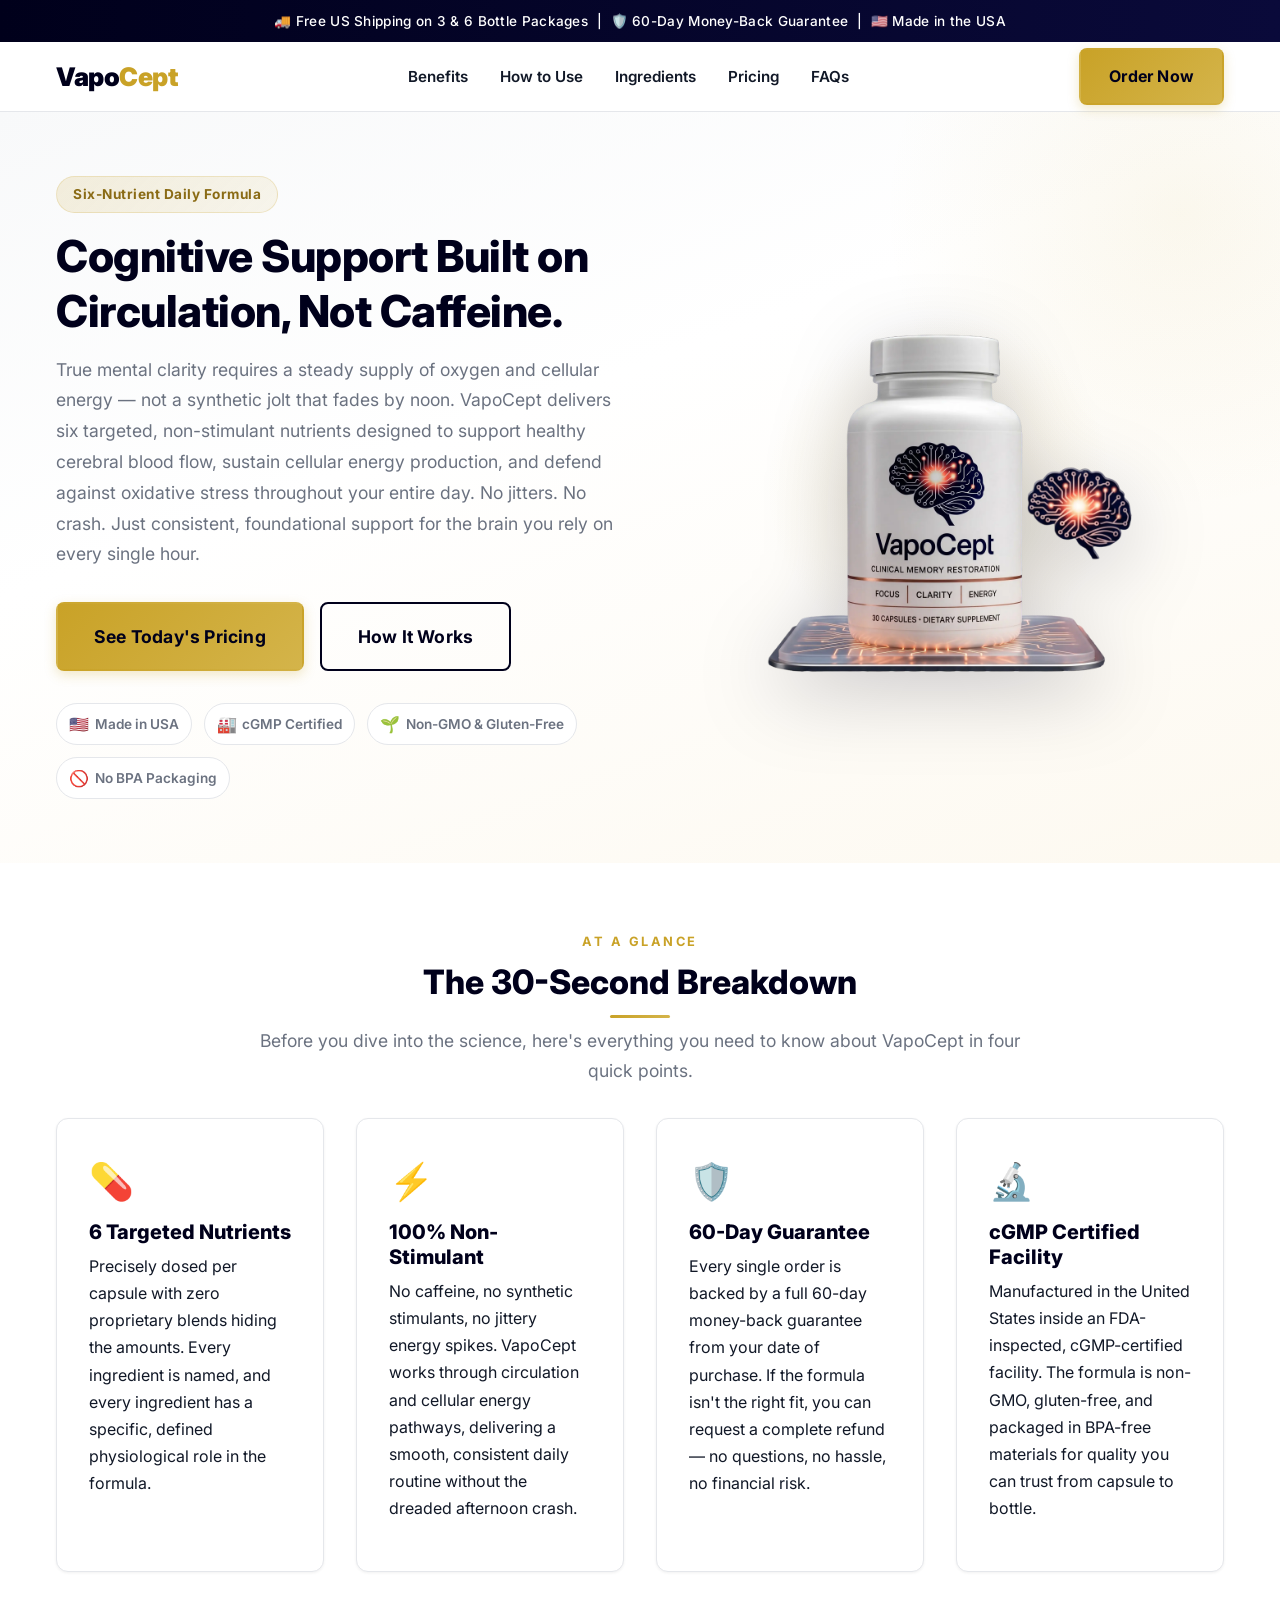
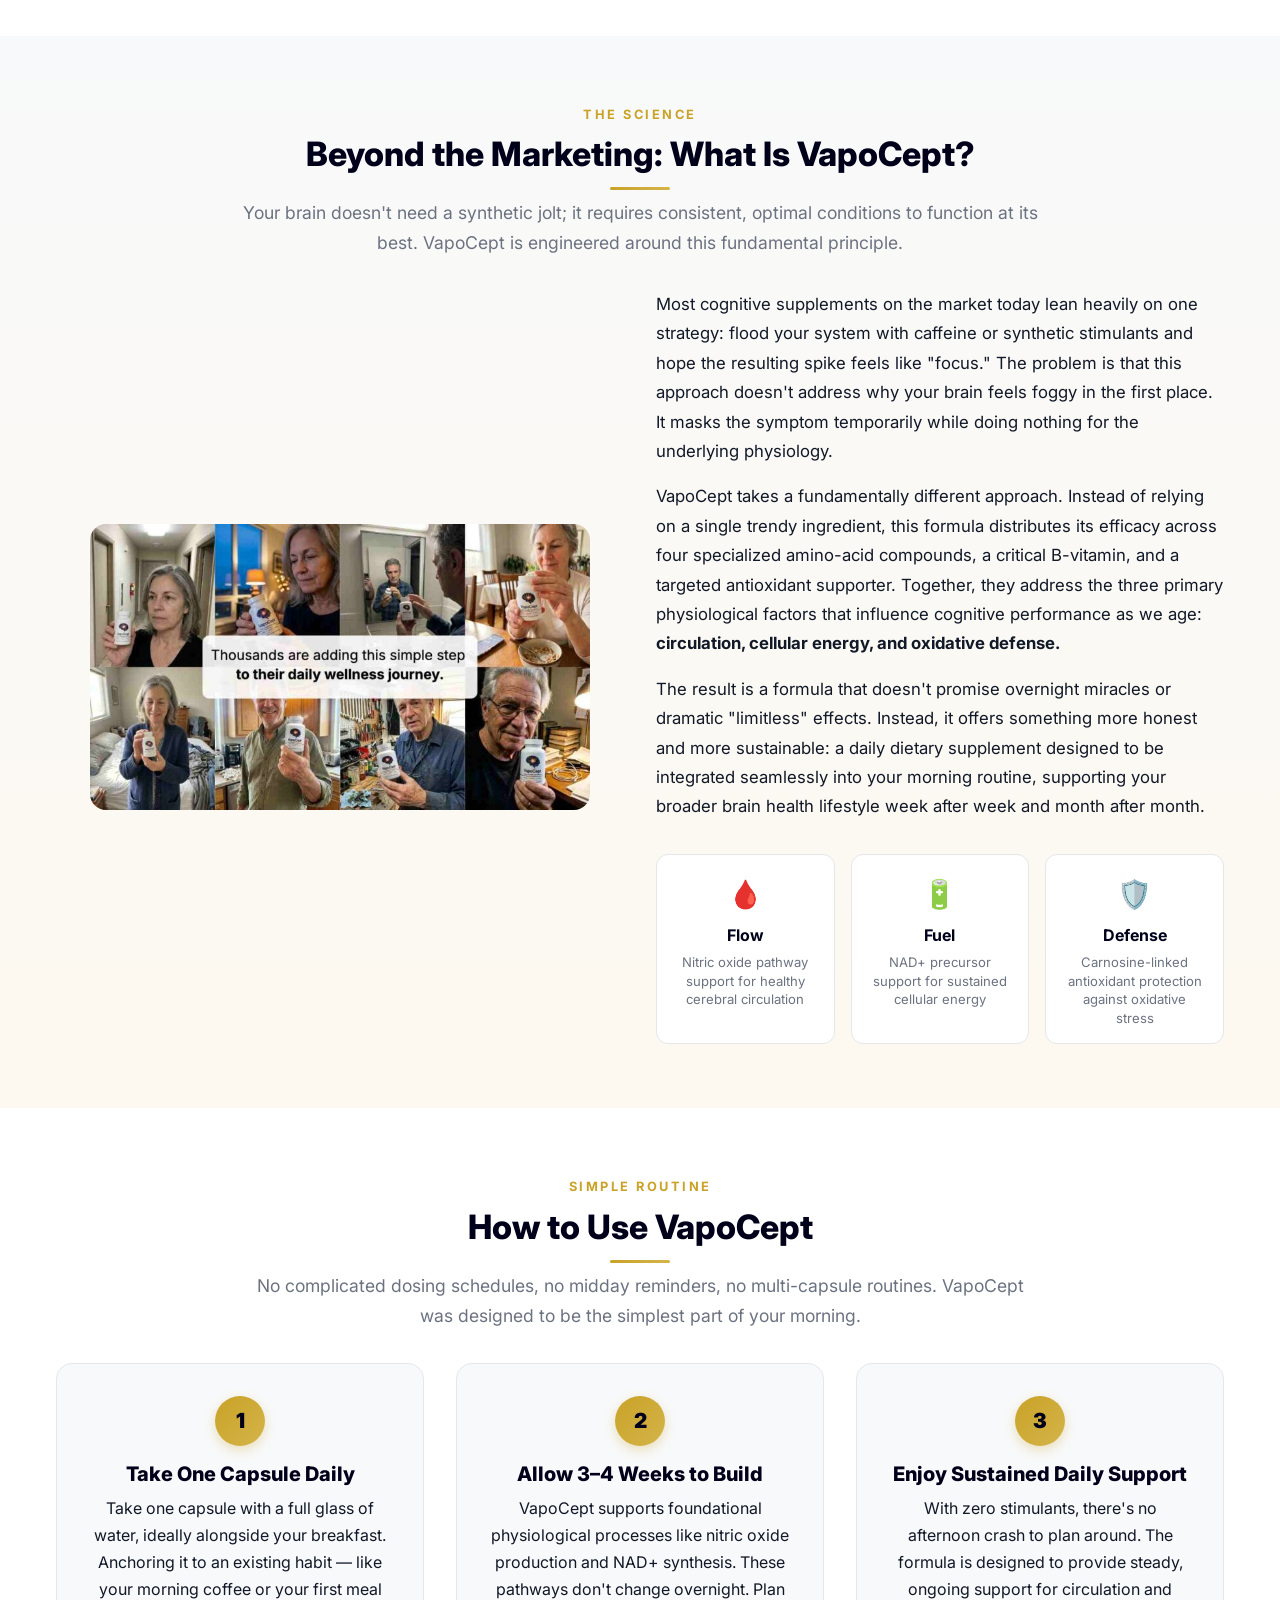
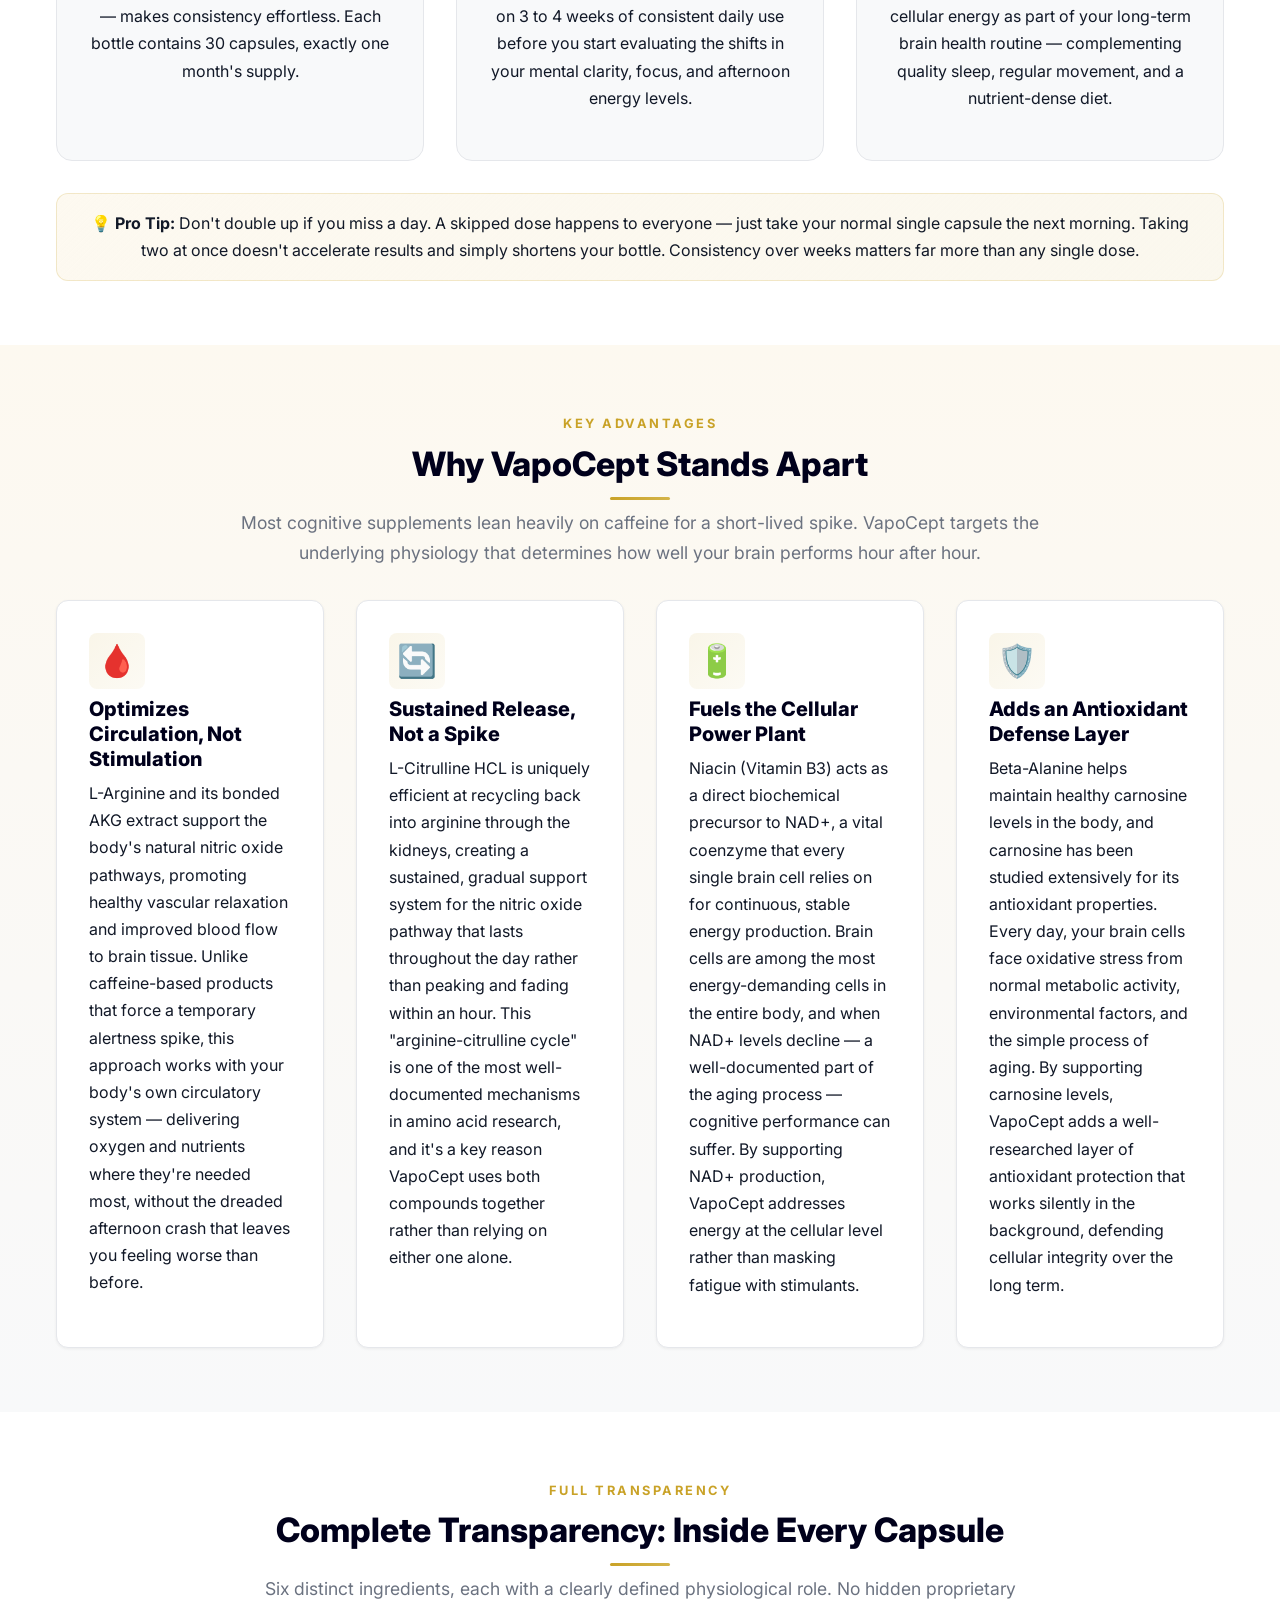
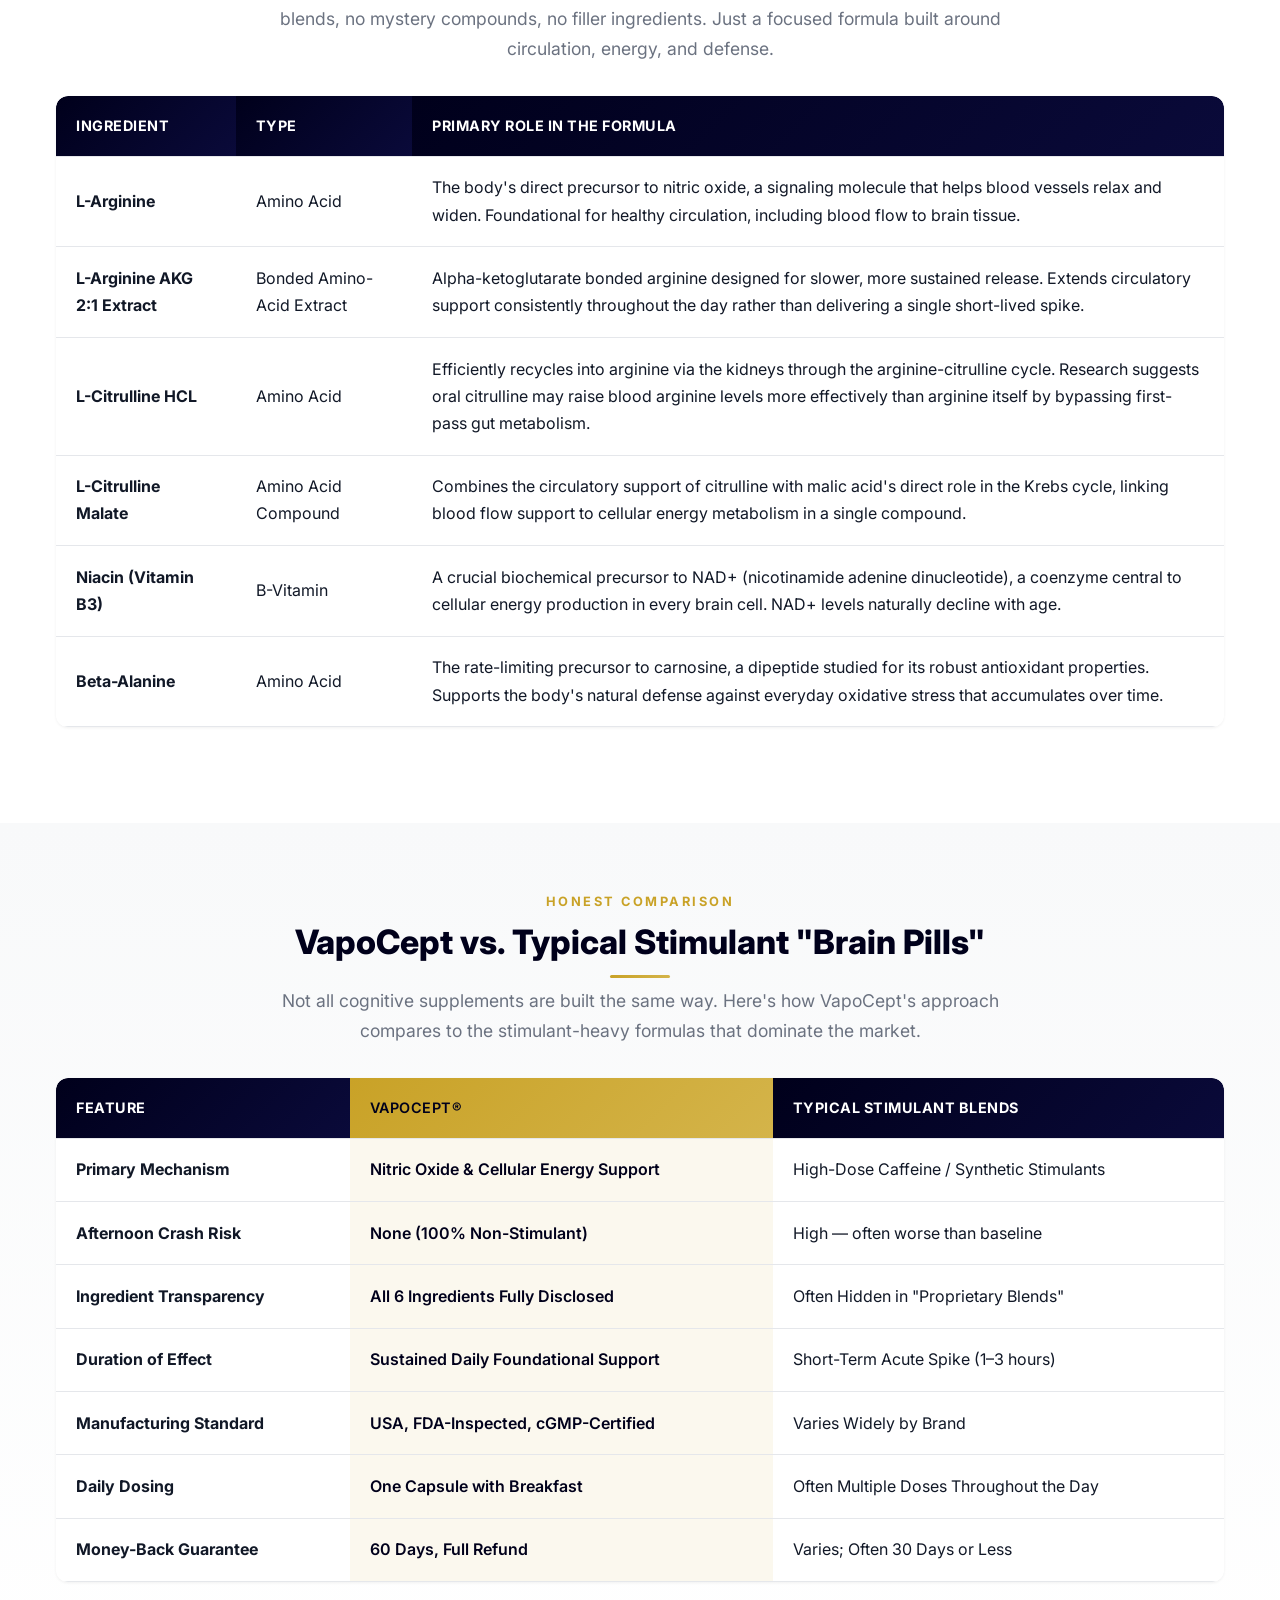
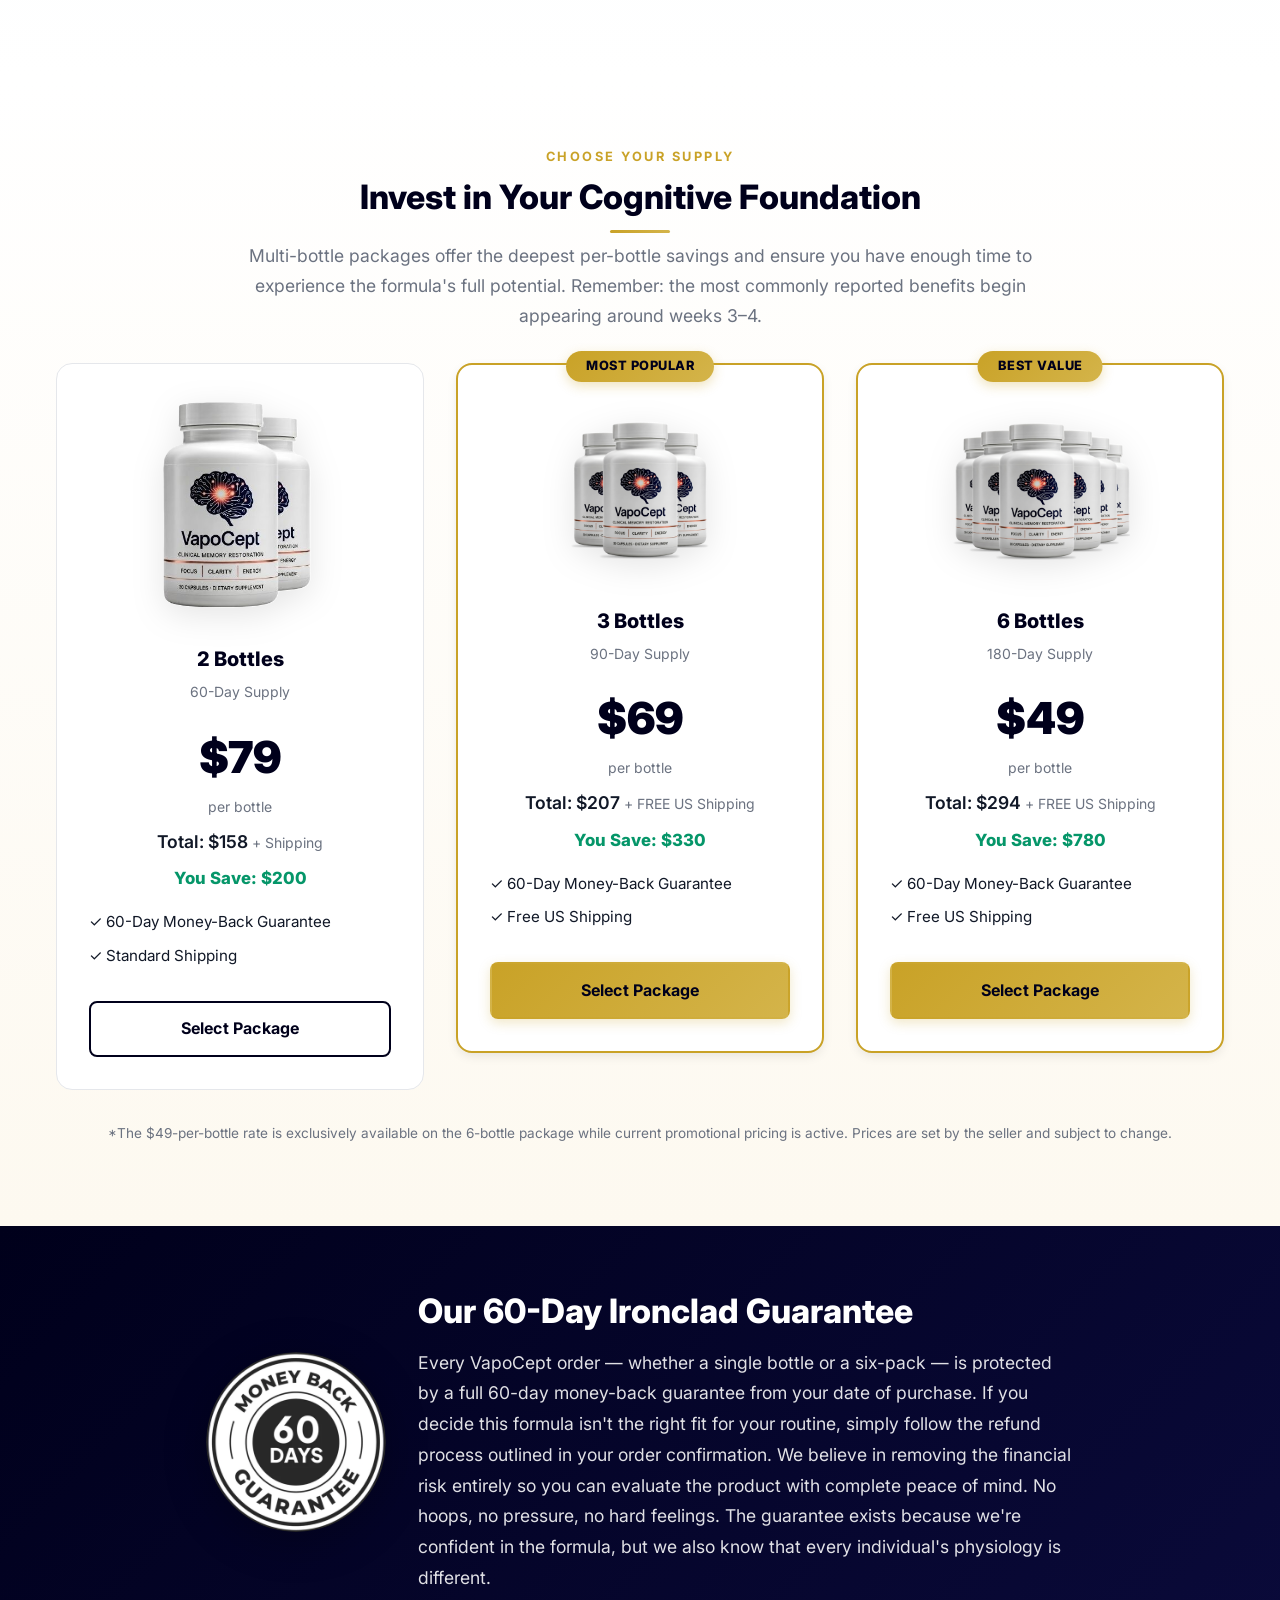
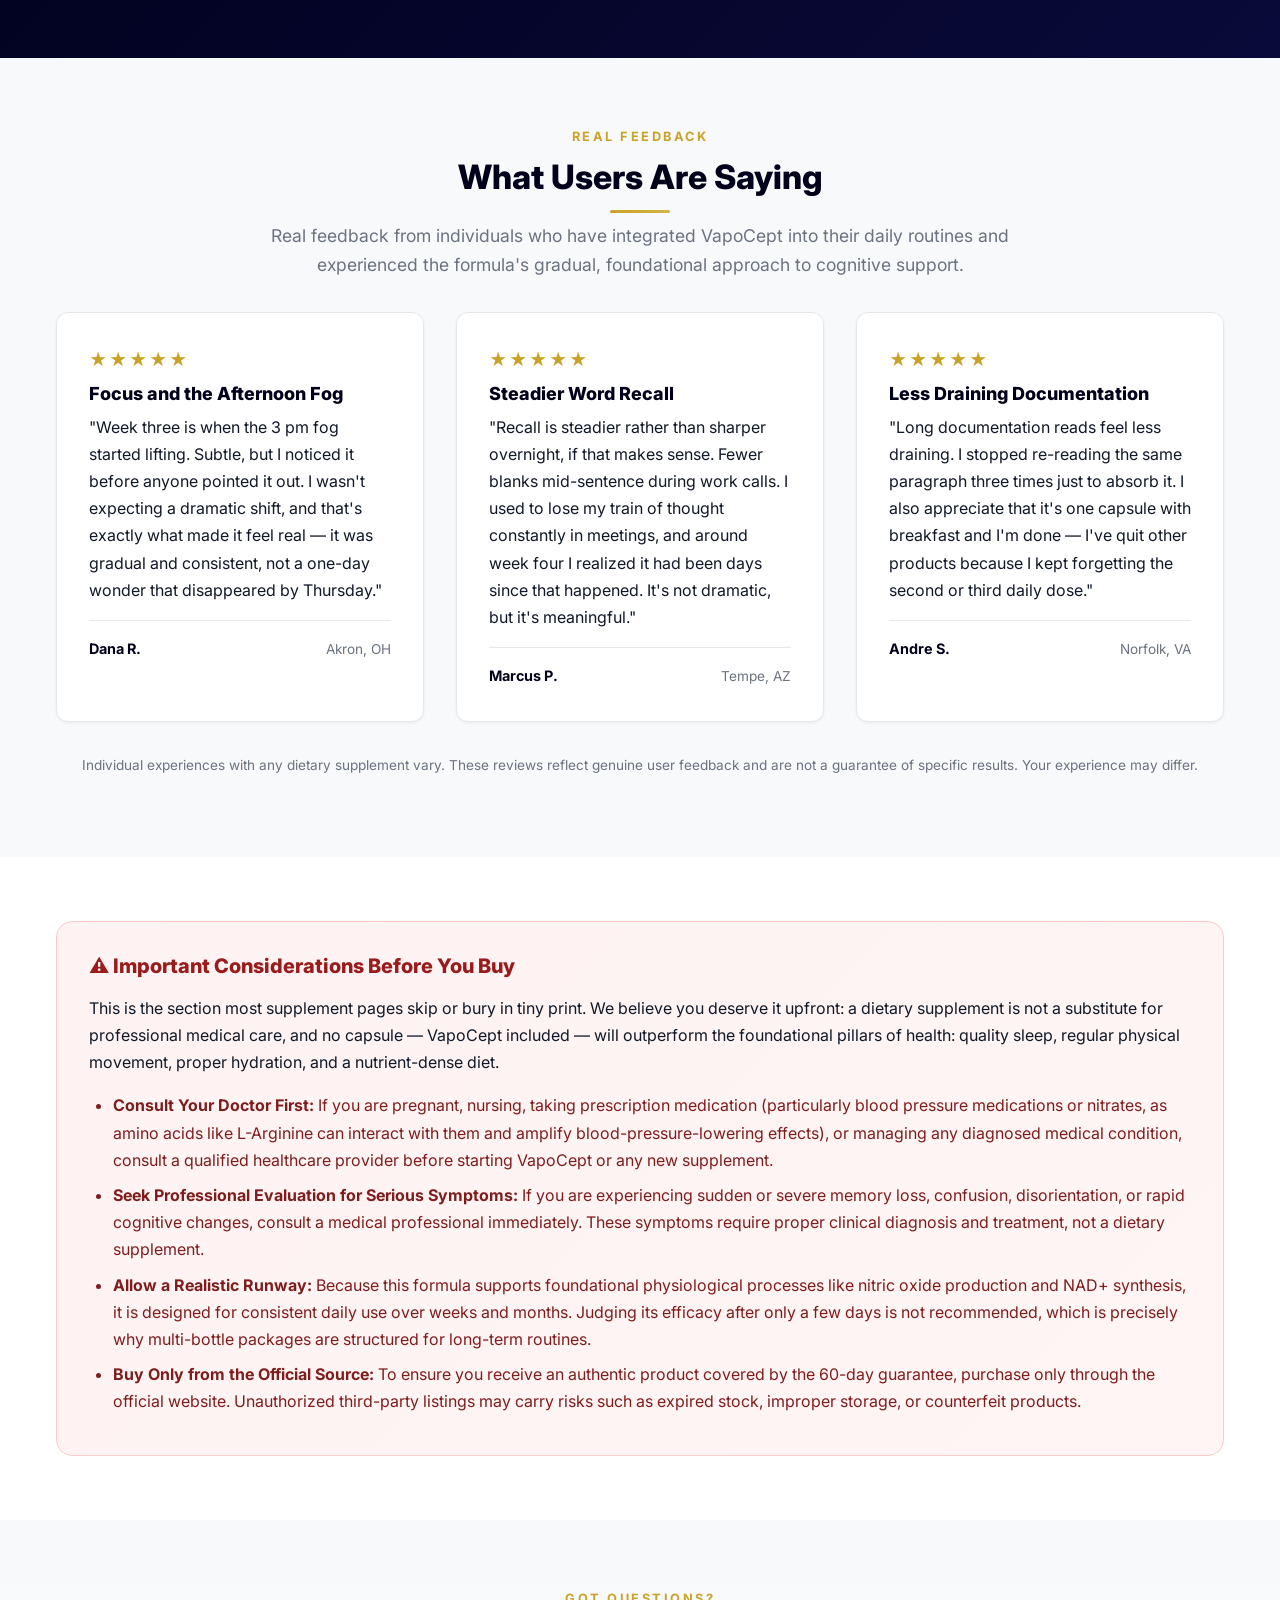
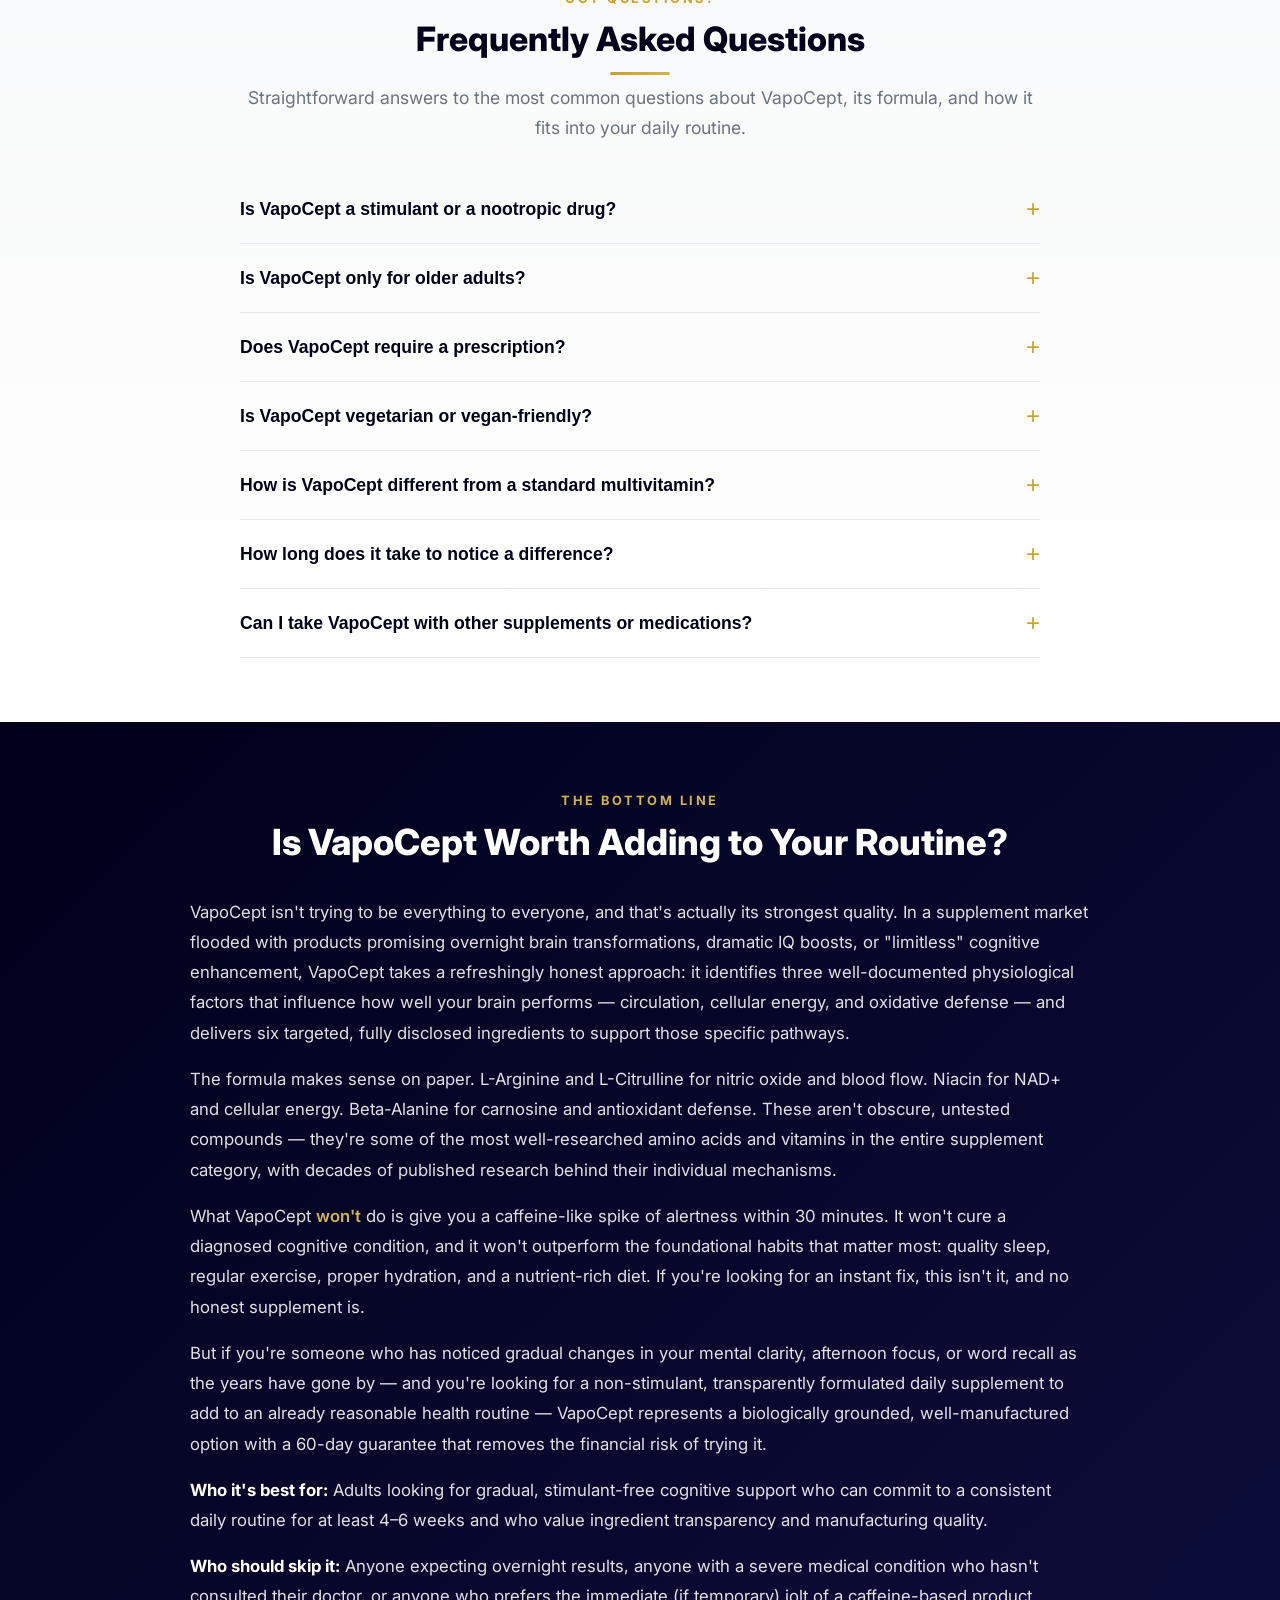
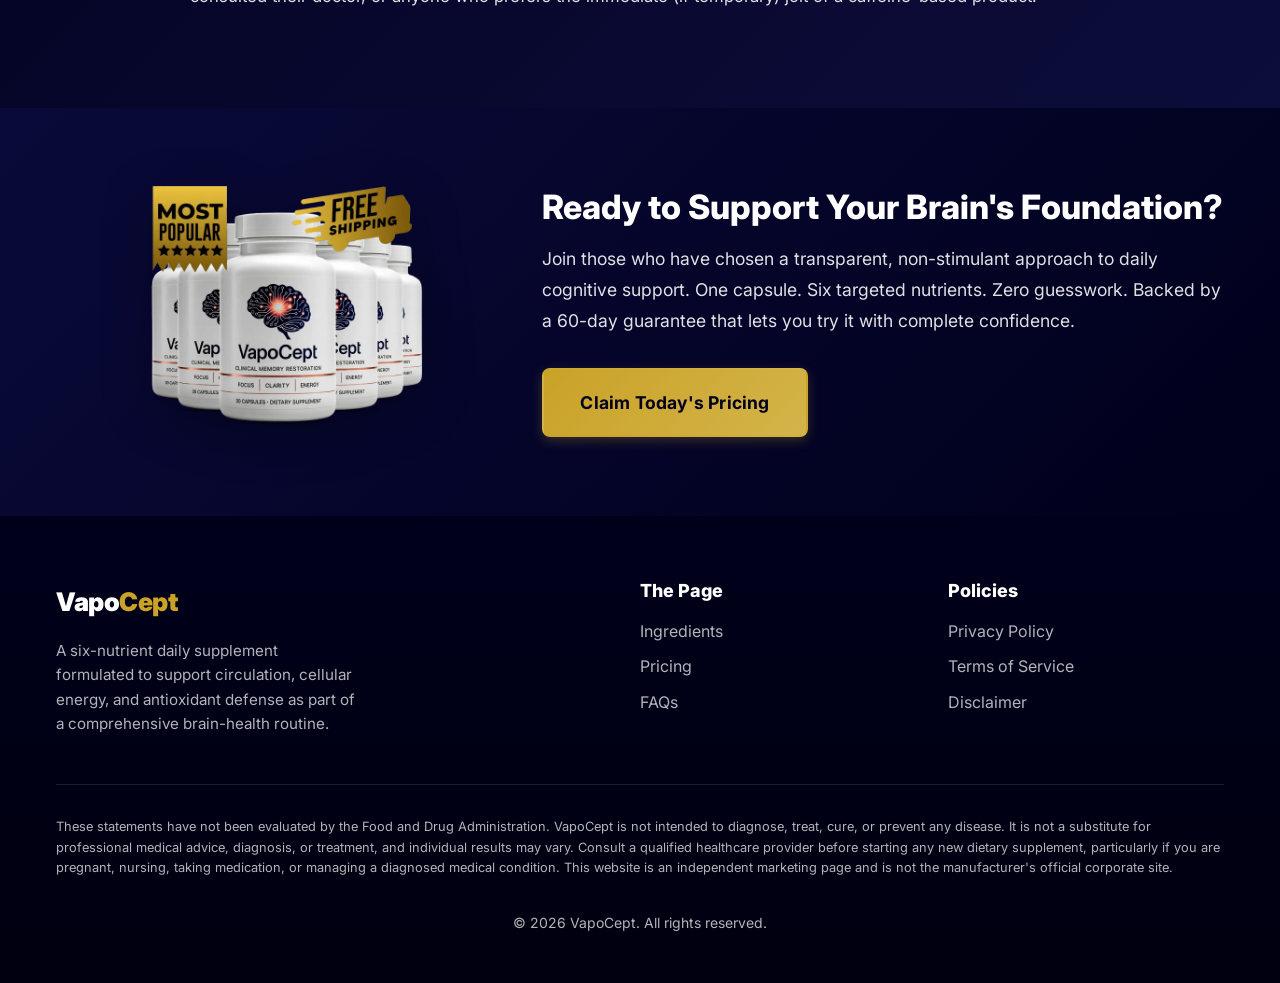
<file: index.html>
<!DOCTYPE html>
<html lang="en">
<head>
    <!-- =========================
         BASIC DOCUMENT SETTINGS
         ========================= -->
    <meta charset="UTF-8">
    <meta name="viewport" content="width=device-width, initial-scale=1.0">

    <!-- =========================
         PRIMARY SEO
         ========================= -->
    <title>VapoCept Review 2026: Ingredients, Benefits, Price & How It Works</title>

    <meta name="description"
          content="VapoCept review covering ingredients, benefits, how it works, pricing, dosing, safety considerations and its six-nutrient formula for non-stimulant cognitive wellness support.">

    <meta name="keywords"
      content="VapoCept review, VapoCept reviews, VapoCept supplement, VapoCept ingredients, VapoCept benefits, VapoCept price, VapoCept how it works, VapoCept supplement review, VapoCept review 2026, VapoCept ingredients and benefits, VapoCept non stimulant supplement, VapoCept brain health supplement, VapoCept cognitive support, VapoCept circulation support, VapoCept customer reviews, VapoCept pricing, VapoCept dosage, VapoCept 60 day guarantee, non stimulant brain supplement, cognitive support supplement, brain health supplement, cerebral circulation support, cellular energy support, antioxidant support, L-Arginine, L-Arginine AKG, L-Citrulline HCL, L-Citrulline Malate, Niacin Vitamin B3, Beta-Alanine, Vapocept scam, Vapocept Buy, Vapocept supplement">
	
	<meta name="robots"
          content="index, follow, max-image-preview:large, max-snippet:-1, max-video-preview:-1">

    <meta name="googlebot"
          content="index, follow, max-image-preview:large, max-snippet:-1, max-video-preview:-1">

    <link rel="canonical" href="https://us-getvapocept.com/">

    <!-- =========================
         FAVICON
         ========================= -->
    <link rel="icon" href="/favicon.ico">
    <link rel="apple-touch-icon" href="/favicon.ico">

    <!-- =========================
         OPEN GRAPH
         ========================= -->
    <meta property="og:type" content="website">
    <meta property="og:url" content="https://us-getvapocept.com/">
    <meta property="og:title"
          content="VapoCept Review 2026: Ingredients, Benefits, Price & How It Works">
    <meta property="og:description"
          content="VapoCept review covering ingredients, benefits, usage, pricing and the six-nutrient non-stimulant formula.">
    <meta property="og:image"
          content="https://us-getvapocept.com/images/hero.png">
    <meta property="og:image:alt"
          content="VapoCept supplement bottle">
    <meta property="og:site_name"
          content="VapoCept">

    <!-- =========================
         TWITTER / X
         ========================= -->
    <meta name="twitter:card" content="summary_large_image">
    <meta name="twitter:url" content="https://us-getvapocept.com/">
    <meta name="twitter:title"
          content="VapoCept Review 2026: Ingredients, Benefits, Price & How It Works">
    <meta name="twitter:description"
          content="VapoCept review covering ingredients, benefits, usage, pricing and the six-nutrient non-stimulant formula.">
    <meta name="twitter:image"
          content="https://us-getvapocept.com/images/hero.png">
    <meta name="twitter:image:alt"
          content="VapoCept supplement bottle">

    <!-- =========================
         PERFORMANCE
         ========================= -->
    <link rel="preconnect" href="https://fonts.googleapis.com">
    <link rel="preconnect" href="https://fonts.gstatic.com" crossorigin>

    <link
        href="https://fonts.googleapis.com/css2?family=Inter:wght@400;500;600;700;800;900&display=swap"
        rel="stylesheet">

    <!-- =========================
         STYLESHEET
         ========================= -->
    <link rel="stylesheet" href="/style.css">

    <!-- =========================
         WEBPAGE SCHEMA
         ========================= -->
    <script type="application/ld+json">
    {
      "@context": "https://schema.org",
      "@type": "WebPage",
      "@id": "https://us-getvapocept.com/#webpage",
      "url": "https://us-getvapocept.com/",
      "name": "VapoCept Review 2026: Ingredients, Benefits, Price & How It Works",
      "description": "VapoCept review covering ingredients, benefits, how it works, pricing, dosing, safety considerations and its six-nutrient formula for non-stimulant cognitive wellness support.",
      "isPartOf": {
        "@type": "WebSite",
        "@id": "https://us-getvapocept.com/#website",
        "url": "https://us-getvapocept.com/",
        "name": "VapoCept"
      },
      "mainEntity": {
        "@id": "https://us-getvapocept.com/#product"
      }
    }
    </script>

    <!-- =========================
         WEBSITE SCHEMA
         ========================= -->
    <script type="application/ld+json">
    {
      "@context": "https://schema.org",
      "@type": "WebSite",
      "@id": "https://us-getvapocept.com/#website",
      "url": "https://us-getvapocept.com/",
      "name": "VapoCept"
    }
    </script>

    <!-- =========================
         PRODUCT SCHEMA
         ========================= -->
    <script type="application/ld+json">
    {
      "@context": "https://schema.org",
      "@type": "Product",
      "@id": "https://us-getvapocept.com/#product",

      "name": "VapoCept",

      "url": "https://us-getvapocept.com/",

      "image": [
        "https://us-getvapocept.com/images/hero.png"
      ],

      "description": "VapoCept is a six-nutrient dietary supplement marketed for non-stimulant cognitive wellness, circulation support, cellular energy and antioxidant support.",

      "brand": {
        "@type": "Brand",
        "name": "VapoCept"
      },

      "category": "Dietary Supplement",

      "aggregateRating": {
        "@type": "AggregateRating",
        "ratingValue": "5",
        "bestRating": "5",
        "worstRating": "1",
        "reviewCount": "3"
      },

      "offers": {
        "@type": "AggregateOffer",
        "url": "https://us-getvapocept.com/#pricing",
        "priceCurrency": "USD",
        "lowPrice": "49.00",
        "highPrice": "79.00",
        "offerCount": "3"
      }
    }
    </script>

    <!-- =========================
         FAQ SCHEMA
         ========================= -->
    <script type="application/ld+json">
    {
      "@context": "https://schema.org",
      "@type": "FAQPage",
      "mainEntity": [
        {
          "@type": "Question",
          "name": "Is VapoCept a stimulant?",
          "acceptedAnswer": {
            "@type": "Answer",
            "text": "No. VapoCept contains no caffeine or synthetic stimulants. It is formulated with amino acids and B-vitamins to support circulation and cellular energy naturally."
          }
        },
        {
          "@type": "Question",
          "name": "How long does it take to see results from VapoCept?",
          "acceptedAnswer": {
            "@type": "Answer",
            "text": "Individual experiences vary. Because VapoCept supports foundational physiological processes, it is designed for consistent daily use. Multi-bottle packages are recommended to allow adequate time for the ingredients to build up in your system."
          }
        },
        {
          "@type": "Question",
          "name": "Is there a money-back guarantee?",
          "acceptedAnswer": {
            "@type": "Answer",
            "text": "Yes. Every order is protected by a 60-day money-back guarantee from the date of purchase."
          }
        }
      ]
    }
    </script>

</head>
<body>

    <!-- Announcement Bar -->
    <div class="announcement-bar">
        <div class="announcement-inner">
            <p>🚚 Free US Shipping on 3 & 6 Bottle Packages &nbsp;|&nbsp; 🛡️ 60-Day Money-Back Guarantee &nbsp;|&nbsp; 🇺🇸 Made in the USA</p>
        </div>
    </div>

    <!-- Header -->
    <header class="site-header" id="header">
        <div class="container header-inner">
            <a href="/" class="logo">Vapo<span>Cept</span></a>
            <nav class="desktop-nav">
                <ul>
                    <li><a href="#benefits">Benefits</a></li>
                    <li><a href="#how-to-use">How to Use</a></li>
                    <li><a href="#ingredients">Ingredients</a></li>
                    <li><a href="#pricing">Pricing</a></li>
                    <li><a href="#faq">FAQs</a></li>
                </ul>
            </nav>
            <a href="https://mwebscout.com/13472/1458/2/?&subid=me" class="btn btn-primary header-cta">Order Now</a>
            <button class="mobile-menu-toggle" aria-label="Toggle navigation menu" aria-expanded="false">
                <span></span><span></span><span></span>
            </button>
        </div>
        <nav class="mobile-nav" id="mobileNav">
            <ul>
                <li><a href="#benefits">Benefits</a></li>
                <li><a href="#how-to-use">How to Use</a></li>
                <li><a href="#ingredients">Ingredients</a></li>
                <li><a href="#pricing">Pricing</a></li>
                <li><a href="#faq">FAQs</a></li>
                <li><a href="https://mwebscout.com/13472/1458/2/?&subid=me" class="btn btn-primary">Order Now</a></li>
            </ul>
        </nav>
    </header>

    <main>
        <!-- Hero Section -->
        <section class="hero" id="top">
            <div class="hero-bg-accent"></div>
            <div class="container hero-inner">
                <div class="hero-content">
                    <span class="badge">Six-Nutrient Daily Formula</span>
                    <h1>Cognitive Support Built on Circulation, Not Caffeine.</h1>
                    <p class="hero-subheadline">True mental clarity requires a steady supply of oxygen and cellular energy — not a synthetic jolt that fades by noon. VapoCept delivers six targeted, non-stimulant nutrients designed to support healthy cerebral blood flow, sustain cellular energy production, and defend against oxidative stress throughout your entire day. No jitters. No crash. Just consistent, foundational support for the brain you rely on every single hour.</p>
                    <div class="hero-ctas">
                        <a href="https://mwebscout.com/13472/1458/2/?&subid=me" class="btn btn-primary btn-large btn-glow">See Today's Pricing</a>
                        <a href="#what-is" class="btn btn-secondary btn-large">How It Works</a>
                    </div>
                    <div class="trust-badges">
                        <div class="badge-item"><span class="badge-icon">🇺🇸</span> Made in USA</div>
                        <div class="badge-item"><span class="badge-icon">🏭</span> cGMP Certified</div>
                        <div class="badge-item"><span class="badge-icon">🌱</span> Non-GMO & Gluten-Free</div>
                        <div class="badge-item"><span class="badge-icon">🚫</span> No BPA Packaging</div>
                    </div>
                </div>
                <div class="hero-image">
                    <div class="hero-img-glow"></div>
                    <img src="images/hero.png" 
                         alt="VapoCept Supplement Bottle - Non-stimulant brain health formula with six targeted nutrients" 
                         class="hero-product-img"
                         loading="eager"
                         width="450"
                         height="450">
                </div>
            </div>
        </section>

        <!-- Quick Summary Section -->
        <section class="quick-summary">
            <div class="container">
                <div class="section-header">
                    <span class="section-label">At a Glance</span>
                    <h2>The 30-Second Breakdown</h2>
                    <p>Before you dive into the science, here's everything you need to know about VapoCept in four quick points.</p>
                </div>
                <div class="summary-grid">
                    <div class="summary-card reveal">
                        <div class="icon">💊</div>
                        <h3>6 Targeted Nutrients</h3>
                        <p>Precisely dosed per capsule with zero proprietary blends hiding the amounts. Every ingredient is named, and every ingredient has a specific, defined physiological role in the formula.</p>
                    </div>
                    <div class="summary-card reveal">
                        <div class="icon">⚡</div>
                        <h3>100% Non-Stimulant</h3>
                        <p>No caffeine, no synthetic stimulants, no jittery energy spikes. VapoCept works through circulation and cellular energy pathways, delivering a smooth, consistent daily routine without the dreaded afternoon crash.</p>
                    </div>
                    <div class="summary-card reveal">
                        <div class="icon">🛡️</div>
                        <h3>60-Day Guarantee</h3>
                        <p>Every single order is backed by a full 60-day money-back guarantee from your date of purchase. If the formula isn't the right fit, you can request a complete refund — no questions, no hassle, no financial risk.</p>
                    </div>
                    <div class="summary-card reveal">
                        <div class="icon">🔬</div>
                        <h3>cGMP Certified Facility</h3>
                        <p>Manufactured in the United States inside an FDA-inspected, cGMP-certified facility. The formula is non-GMO, gluten-free, and packaged in BPA-free materials for quality you can trust from capsule to bottle.</p>
                    </div>
                </div>
            </div>
        </section>

        <!-- What Is VapoCept -->
        <section class="what-is" id="what-is">
            <div class="container">
                <div class="section-header">
                    <span class="section-label">The Science</span>
                    <h2>Beyond the Marketing: What Is VapoCept?</h2>
                    <p>Your brain doesn't need a synthetic jolt; it requires consistent, optimal conditions to function at its best. VapoCept is engineered around this fundamental principle.</p>
                </div>
                <div class="how-it-works-layout">
                    <div class="how-image reveal">
                        <img src="images/what.jpg" 
                             alt="Diagram showing VapoCept's three mechanisms: circulation support, cellular energy, and antioxidant defense" 
                             class="how-product-img"
                             loading="lazy"
                             width="500"
                             height="375">
                    </div>
                    <div class="how-content reveal">
                        <p>Most cognitive supplements on the market today lean heavily on one strategy: flood your system with caffeine or synthetic stimulants and hope the resulting spike feels like "focus." The problem is that this approach doesn't address why your brain feels foggy in the first place. It masks the symptom temporarily while doing nothing for the underlying physiology.</p>
                        <p>VapoCept takes a fundamentally different approach. Instead of relying on a single trendy ingredient, this formula distributes its efficacy across four specialized amino-acid compounds, a critical B-vitamin, and a targeted antioxidant supporter. Together, they address the three primary physiological factors that influence cognitive performance as we age: <strong>circulation, cellular energy, and oxidative defense.</strong></p>
                        <p>The result is a formula that doesn't promise overnight miracles or dramatic "limitless" effects. Instead, it offers something more honest and more sustainable: a daily dietary supplement designed to be integrated seamlessly into your morning routine, supporting your broader brain health lifestyle week after week and month after month.</p>
                        <div class="how-pillars">
                            <div class="pillar">
                                <span class="pillar-icon">🩸</span>
                                <strong>Flow</strong>
                                <p>Nitric oxide pathway support for healthy cerebral circulation</p>
                            </div>
                            <div class="pillar">
                                <span class="pillar-icon">🔋</span>
                                <strong>Fuel</strong>
                                <p>NAD+ precursor support for sustained cellular energy</p>
                            </div>
                            <div class="pillar">
                                <span class="pillar-icon">🛡️</span>
                                <strong>Defense</strong>
                                <p>Carnosine-linked antioxidant protection against oxidative stress</p>
                            </div>
                        </div>
                    </div>
                </div>
            </div>
        </section>

        <!-- How to Use Section -->
        <section class="how-to-use" id="how-to-use">
            <div class="container">
                <div class="section-header">
                    <span class="section-label">Simple Routine</span>
                    <h2>How to Use VapoCept</h2>
                    <p>No complicated dosing schedules, no midday reminders, no multi-capsule routines. VapoCept was designed to be the simplest part of your morning.</p>
                </div>
                <div class="how-to-steps">
                    <div class="step-card reveal">
                        <div class="step-number">1</div>
                        <h3>Take One Capsule Daily</h3>
                        <p>Take one capsule with a full glass of water, ideally alongside your breakfast. Anchoring it to an existing habit — like your morning coffee or your first meal — makes consistency effortless. Each bottle contains 30 capsules, exactly one month's supply.</p>
                    </div>
                    <div class="step-card reveal">
                        <div class="step-number">2</div>
                        <h3>Allow 3–4 Weeks to Build</h3>
                        <p>VapoCept supports foundational physiological processes like nitric oxide production and NAD+ synthesis. These pathways don't change overnight. Plan on 3 to 4 weeks of consistent daily use before you start evaluating the shifts in your mental clarity, focus, and afternoon energy levels.</p>
                    </div>
                    <div class="step-card reveal">
                        <div class="step-number">3</div>
                        <h3>Enjoy Sustained Daily Support</h3>
                        <p>With zero stimulants, there's no afternoon crash to plan around. The formula is designed to provide steady, ongoing support for circulation and cellular energy as part of your long-term brain health routine — complementing quality sleep, regular movement, and a nutrient-dense diet.</p>
                    </div>
                </div>
                <div class="how-to-tip reveal">
                    <p><strong>💡 Pro Tip:</strong> Don't double up if you miss a day. A skipped dose happens to everyone — just take your normal single capsule the next morning. Taking two at once doesn't accelerate results and simply shortens your bottle. Consistency over weeks matters far more than any single dose.</p>
                </div>
            </div>
        </section>

        <!-- Benefits Section -->
        <section class="benefits" id="benefits">
            <div class="container">
                <div class="section-header">
                    <span class="section-label">Key Advantages</span>
                    <h2>Why VapoCept Stands Apart</h2>
                    <p>Most cognitive supplements lean heavily on caffeine for a short-lived spike. VapoCept targets the underlying physiology that determines how well your brain performs hour after hour.</p>
                </div>
                <div class="benefits-grid">
                    <div class="benefit-card reveal">
                        <div class="benefit-icon">🩸</div>
                        <h3>Optimizes Circulation, Not Stimulation</h3>
                        <p>L-Arginine and its bonded AKG extract support the body's natural nitric oxide pathways, promoting healthy vascular relaxation and improved blood flow to brain tissue. Unlike caffeine-based products that force a temporary alertness spike, this approach works with your body's own circulatory system — delivering oxygen and nutrients where they're needed most, without the dreaded afternoon crash that leaves you feeling worse than before.</p>
                    </div>
                    <div class="benefit-card reveal">
                        <div class="benefit-icon">🔄</div>
                        <h3>Sustained Release, Not a Spike</h3>
                        <p>L-Citrulline HCL is uniquely efficient at recycling back into arginine through the kidneys, creating a sustained, gradual support system for the nitric oxide pathway that lasts throughout the day rather than peaking and fading within an hour. This "arginine-citrulline cycle" is one of the most well-documented mechanisms in amino acid research, and it's a key reason VapoCept uses both compounds together rather than relying on either one alone.</p>
                    </div>
                    <div class="benefit-card reveal">
                        <div class="benefit-icon">🔋</div>
                        <h3>Fuels the Cellular Power Plant</h3>
                        <p>Niacin (Vitamin B3) acts as a direct biochemical precursor to NAD+, a vital coenzyme that every single brain cell relies on for continuous, stable energy production. Brain cells are among the most energy-demanding cells in the entire body, and when NAD+ levels decline — a well-documented part of the aging process — cognitive performance can suffer. By supporting NAD+ production, VapoCept addresses energy at the cellular level rather than masking fatigue with stimulants.</p>
                    </div>
                    <div class="benefit-card reveal">
                        <div class="benefit-icon">🛡️</div>
                        <h3>Adds an Antioxidant Defense Layer</h3>
                        <p>Beta-Alanine helps maintain healthy carnosine levels in the body, and carnosine has been studied extensively for its antioxidant properties. Every day, your brain cells face oxidative stress from normal metabolic activity, environmental factors, and the simple process of aging. By supporting carnosine levels, VapoCept adds a well-researched layer of antioxidant protection that works silently in the background, defending cellular integrity over the long term.</p>
                    </div>
                </div>
            </div>
        </section>

        <!-- Ingredients Section -->
        <section class="ingredients" id="ingredients">
            <div class="container">
                <div class="section-header">
                    <span class="section-label">Full Transparency</span>
                    <h2>Complete Transparency: Inside Every Capsule</h2>
                    <p>Six distinct ingredients, each with a clearly defined physiological role. No hidden proprietary blends, no mystery compounds, no filler ingredients. Just a focused formula built around circulation, energy, and defense.</p>
                </div>
                <div class="table-responsive reveal">
                    <table class="ingredient-table">
                        <thead>
                            <tr>
                                <th>Ingredient</th>
                                <th>Type</th>
                                <th>Primary Role in the Formula</th>
                            </tr>
                        </thead>
                        <tbody>
                            <tr>
                                <td><strong>L-Arginine</strong></td>
                                <td>Amino Acid</td>
                                <td>The body's direct precursor to nitric oxide, a signaling molecule that helps blood vessels relax and widen. Foundational for healthy circulation, including blood flow to brain tissue.</td>
                            </tr>
                            <tr>
                                <td><strong>L-Arginine AKG 2:1 Extract</strong></td>
                                <td>Bonded Amino-Acid Extract</td>
                                <td>Alpha-ketoglutarate bonded arginine designed for slower, more sustained release. Extends circulatory support consistently throughout the day rather than delivering a single short-lived spike.</td>
                            </tr>
                            <tr>
                                <td><strong>L-Citrulline HCL</strong></td>
                                <td>Amino Acid</td>
                                <td>Efficiently recycles into arginine via the kidneys through the arginine-citrulline cycle. Research suggests oral citrulline may raise blood arginine levels more effectively than arginine itself by bypassing first-pass gut metabolism.</td>
                            </tr>
                            <tr>
                                <td><strong>L-Citrulline Malate</strong></td>
                                <td>Amino Acid Compound</td>
                                <td>Combines the circulatory support of citrulline with malic acid's direct role in the Krebs cycle, linking blood flow support to cellular energy metabolism in a single compound.</td>
                            </tr>
                            <tr>
                                <td><strong>Niacin (Vitamin B3)</strong></td>
                                <td>B-Vitamin</td>
                                <td>A crucial biochemical precursor to NAD+ (nicotinamide adenine dinucleotide), a coenzyme central to cellular energy production in every brain cell. NAD+ levels naturally decline with age.</td>
                            </tr>
                            <tr>
                                <td><strong>Beta-Alanine</strong></td>
                                <td>Amino Acid</td>
                                <td>The rate-limiting precursor to carnosine, a dipeptide studied for its robust antioxidant properties. Supports the body's natural defense against everyday oxidative stress that accumulates over time.</td>
                            </tr>
                        </tbody>
                    </table>
                </div>
            </div>
        </section>

        <!-- Comparison Section -->
        <section class="comparison">
            <div class="container">
                <div class="section-header">
                    <span class="section-label">Honest Comparison</span>
                    <h2>VapoCept vs. Typical Stimulant "Brain Pills"</h2>
                    <p>Not all cognitive supplements are built the same way. Here's how VapoCept's approach compares to the stimulant-heavy formulas that dominate the market.</p>
                </div>
                <div class="table-responsive reveal">
                    <table class="comparison-table">
                        <thead>
                            <tr>
                                <th>Feature</th>
                                <th class="highlight-col">VapoCept®</th>
                                <th>Typical Stimulant Blends</th>
                            </tr>
                        </thead>
                        <tbody>
                            <tr>
                                <td><strong>Primary Mechanism</strong></td>
                                <td class="highlight-col">Nitric Oxide & Cellular Energy Support</td>
                                <td>High-Dose Caffeine / Synthetic Stimulants</td>
                            </tr>
                            <tr>
                                <td><strong>Afternoon Crash Risk</strong></td>
                                <td class="highlight-col">None (100% Non-Stimulant)</td>
                                <td>High — often worse than baseline</td>
                            </tr>
                            <tr>
                                <td><strong>Ingredient Transparency</strong></td>
                                <td class="highlight-col">All 6 Ingredients Fully Disclosed</td>
                                <td>Often Hidden in "Proprietary Blends"</td>
                            </tr>
                            <tr>
                                <td><strong>Duration of Effect</strong></td>
                                <td class="highlight-col">Sustained Daily Foundational Support</td>
                                <td>Short-Term Acute Spike (1–3 hours)</td>
                            </tr>
                            <tr>
                                <td><strong>Manufacturing Standard</strong></td>
                                <td class="highlight-col">USA, FDA-Inspected, cGMP-Certified</td>
                                <td>Varies Widely by Brand</td>
                            </tr>
                            <tr>
                                <td><strong>Daily Dosing</strong></td>
                                <td class="highlight-col">One Capsule with Breakfast</td>
                                <td>Often Multiple Doses Throughout the Day</td>
                            </tr>
                            <tr>
                                <td><strong>Money-Back Guarantee</strong></td>
                                <td class="highlight-col">60 Days, Full Refund</td>
                                <td>Varies; Often 30 Days or Less</td>
                            </tr>
                        </tbody>
                    </table>
                </div>
            </div>
        </section>

        <!-- Pricing Section -->
        <section class="pricing" id="pricing">
            <div class="container">
                <div class="section-header">
                    <span class="section-label">Choose Your Supply</span>
                    <h2>Invest in Your Cognitive Foundation</h2>
                    <p>Multi-bottle packages offer the deepest per-bottle savings and ensure you have enough time to experience the formula's full potential. Remember: the most commonly reported benefits begin appearing around weeks 3–4.</p>
                </div>
                <div class="pricing-grid">
                    <div class="pricing-card reveal">
                        <div class="pricing-image">
                            <img src="images/2.png" 
                                 alt="VapoCept 2-Bottle Package - 60 Day Supply" 
                                 class="pricing-product-img" loading="lazy" width="200" height="200">
                        </div>
                        <h3>2 Bottles</h3>
                        <p class="supply-length">60-Day Supply</p>
                        <div class="price-block">
                            <span class="price-per-bottle">$79</span>
                            <span class="per-bottle-text">per bottle</span>
                        </div>
                        <div class="total-price">Total: $158 <span class="small-text">+ Shipping</span></div>
                        <div class="savings">You Save: $200</div>
                        <ul class="pricing-features">
                            <li>✓ 60-Day Money-Back Guarantee</li>
                            <li>✓ Standard Shipping</li>
                        </ul>
                        <a href="https://mwebscout.com/13472/1458/2/?&subid=me" class="btn btn-secondary btn-block">Select Package</a>
                    </div>

                    <div class="pricing-card popular reveal">
                        <div class="popular-badge">Most Popular</div>
                        <div class="pricing-image">
                            <img src="images/3.png" 
                                 alt="VapoCept 3-Bottle Package - 90 Day Supply - Most Popular" 
                                 class="pricing-product-img" loading="lazy" width="200" height="200">
                        </div>
                        <h3>3 Bottles</h3>
                        <p class="supply-length">90-Day Supply</p>
                        <div class="price-block">
                            <span class="price-per-bottle">$69</span>
                            <span class="per-bottle-text">per bottle</span>
                        </div>
                        <div class="total-price">Total: $207 <span class="small-text">+ FREE US Shipping</span></div>
                        <div class="savings">You Save: $330</div>
                        <ul class="pricing-features">
                            <li>✓ 60-Day Money-Back Guarantee</li>
                            <li>✓ Free US Shipping</li>
                        </ul>
                        <a href="https://mwebscout.com/13472/1458/2/?&subid=me" class="btn btn-primary btn-block btn-glow">Select Package</a>
                    </div>

                    <div class="pricing-card best-value reveal">
                        <div class="popular-badge">Best Value</div>
                        <div class="pricing-image">
                            <img src="images/6.png" 
                                 alt="VapoCept 6-Bottle Package - 180 Day Supply - Best Value" 
                                 class="pricing-product-img" loading="lazy" width="200" height="200">
                        </div>
                        <h3>6 Bottles</h3>
                        <p class="supply-length">180-Day Supply</p>
                        <div class="price-block">
                            <span class="price-per-bottle">$49</span>
                            <span class="per-bottle-text">per bottle</span>
                        </div>
                        <div class="total-price">Total: $294 <span class="small-text">+ FREE US Shipping</span></div>
                        <div class="savings">You Save: $780</div>
                        <ul class="pricing-features">
                            <li>✓ 60-Day Money-Back Guarantee</li>
                            <li>✓ Free US Shipping</li>
                        </ul>
                        <a href="https://mwebscout.com/13472/1458/2/?&subid=me" class="btn btn-primary btn-block btn-glow">Select Package</a>
                    </div>
                </div>
                <p class="pricing-disclaimer">*The $49-per-bottle rate is exclusively available on the 6-bottle package while current promotional pricing is active. Prices are set by the seller and subject to change.</p>
            </div>
        </section>

        <!-- Guarantee Section -->
        <section class="guarantee">
            <div class="container guarantee-inner">
                <div class="guarantee-layout">
                    <div class="guarantee-image">
                        <img src="images/money.png" 
                             alt="60-Day Money-Back Guarantee Badge - Try VapoCept risk-free" 
                             class="guarantee-badge-img" loading="lazy" width="180" height="180">
                    </div>
                    <div class="guarantee-content">
                        <h2>Our 60-Day Ironclad Guarantee</h2>
                        <p>Every VapoCept order — whether a single bottle or a six-pack — is protected by a full 60-day money-back guarantee from your date of purchase. If you decide this formula isn't the right fit for your routine, simply follow the refund process outlined in your order confirmation. We believe in removing the financial risk entirely so you can evaluate the product with complete peace of mind. No hoops, no pressure, no hard feelings. The guarantee exists because we're confident in the formula, but we also know that every individual's physiology is different.</p>
                    </div>
                </div>
            </div>
        </section>

        <!-- Reviews Summary -->
        <section class="reviews-summary">
            <div class="container">
                <div class="section-header">
                    <span class="section-label">Real Feedback</span>
                    <h2>What Users Are Saying</h2>
                    <p>Real feedback from individuals who have integrated VapoCept into their daily routines and experienced the formula's gradual, foundational approach to cognitive support.</p>
                </div>
                <div class="reviews-grid">
                    <div class="review-card reveal">
                        <div class="stars">★★★★★</div>
                        <h4>Focus and the Afternoon Fog</h4>
                        <p>"Week three is when the 3 pm fog started lifting. Subtle, but I noticed it before anyone pointed it out. I wasn't expecting a dramatic shift, and that's exactly what made it feel real — it was gradual and consistent, not a one-day wonder that disappeared by Thursday."</p>
                        <div class="review-author">
                            <span class="author-name">Dana R.</span>
                            <span class="author-location">Akron, OH</span>
                        </div>
                    </div>
                    <div class="review-card reveal">
                        <div class="stars">★★★★★</div>
                        <h4>Steadier Word Recall</h4>
                        <p>"Recall is steadier rather than sharper overnight, if that makes sense. Fewer blanks mid-sentence during work calls. I used to lose my train of thought constantly in meetings, and around week four I realized it had been days since that happened. It's not dramatic, but it's meaningful."</p>
                        <div class="review-author">
                            <span class="author-name">Marcus P.</span>
                            <span class="author-location">Tempe, AZ</span>
                        </div>
                    </div>
                    <div class="review-card reveal">
                        <div class="stars">★★★★★</div>
                        <h4>Less Draining Documentation</h4>
                        <p>"Long documentation reads feel less draining. I stopped re-reading the same paragraph three times just to absorb it. I also appreciate that it's one capsule with breakfast and I'm done — I've quit other products because I kept forgetting the second or third daily dose."</p>
                        <div class="review-author">
                            <span class="author-name">Andre S.</span>
                            <span class="author-location">Norfolk, VA</span>
                        </div>
                    </div>
                </div>
                <p class="review-disclaimer">Individual experiences with any dietary supplement vary. These reviews reflect genuine user feedback and are not a guarantee of specific results. Your experience may differ.</p>
            </div>
        </section>

        <!-- Safety / Considerations -->
        <section class="safety">
            <div class="container">
                <div class="safety-box reveal">
                    <h3>⚠️ Important Considerations Before You Buy</h3>
                    <p>This is the section most supplement pages skip or bury in tiny print. We believe you deserve it upfront: a dietary supplement is not a substitute for professional medical care, and no capsule — VapoCept included — will outperform the foundational pillars of health: quality sleep, regular physical movement, proper hydration, and a nutrient-dense diet.</p>
                    <ul>
                        <li><strong>Consult Your Doctor First:</strong> If you are pregnant, nursing, taking prescription medication (particularly blood pressure medications or nitrates, as amino acids like L-Arginine can interact with them and amplify blood-pressure-lowering effects), or managing any diagnosed medical condition, consult a qualified healthcare provider before starting VapoCept or any new supplement.</li>
                        <li><strong>Seek Professional Evaluation for Serious Symptoms:</strong> If you are experiencing sudden or severe memory loss, confusion, disorientation, or rapid cognitive changes, consult a medical professional immediately. These symptoms require proper clinical diagnosis and treatment, not a dietary supplement.</li>
                        <li><strong>Allow a Realistic Runway:</strong> Because this formula supports foundational physiological processes like nitric oxide production and NAD+ synthesis, it is designed for consistent daily use over weeks and months. Judging its efficacy after only a few days is not recommended, which is precisely why multi-bottle packages are structured for long-term routines.</li>
                        <li><strong>Buy Only from the Official Source:</strong> To ensure you receive an authentic product covered by the 60-day guarantee, purchase only through the official website. Unauthorized third-party listings may carry risks such as expired stock, improper storage, or counterfeit products.</li>
                    </ul>
                </div>
            </div>
        </section>

        <!-- FAQ Section -->
        <section class="faq" id="faq">
            <div class="container">
                <div class="section-header">
                    <span class="section-label">Got Questions?</span>
                    <h2>Frequently Asked Questions</h2>
                    <p>Straightforward answers to the most common questions about VapoCept, its formula, and how it fits into your daily routine.</p>
                </div>
                <div class="faq-container">
                    <div class="faq-item">
                        <button class="faq-question" aria-expanded="false">
                            Is VapoCept a stimulant or a nootropic drug?
                            <span class="faq-icon">+</span>
                        </button>
                        <div class="faq-answer">
                            <p>No. VapoCept contains absolutely no caffeine, no synthetic stimulants, and no prescription-grade nootropic compounds. It is a dietary supplement built entirely from naturally occurring amino acids (L-Arginine, L-Citrulline, Beta-Alanine) and a B-vitamin (Niacin), formulated to support your body's own circulation and cellular energy pathways rather than to produce a stimulant-style effect. You won't feel a "buzz" or a "rush" — the support is gradual and foundational.</p>
                        </div>
                    </div>
                    <div class="faq-item">
                        <button class="faq-question" aria-expanded="false">
                            Is VapoCept only for older adults?
                            <span class="faq-icon">+</span>
                        </button>
                        <div class="faq-answer">
                            <p>While VapoCept is most commonly chosen by adults who have noticed age-related changes in focus, memory, or mental clarity, the underlying mechanisms it supports — healthy circulation, cellular energy production, and antioxidant defense — are relevant to adults of any age. The physiological processes that VapoCept targets don't suddenly begin at age 50; they're ongoing throughout adulthood. That said, adults of any age should consult a healthcare provider if they have specific health questions before starting any new supplement.</p>
                        </div>
                    </div>
                    <div class="faq-item">
                        <button class="faq-question" aria-expanded="false">
                            Does VapoCept require a prescription?
                            <span class="faq-icon">+</span>
                        </button>
                        <div class="faq-answer">
                            <p>No. VapoCept is sold as an over-the-counter dietary supplement, not a prescription medication. You can order it directly from the official website without a doctor's note or prescription. However, if you are currently taking any prescription medications or managing a diagnosed medical condition, it is always wise to check with your doctor before adding any new supplement to your routine, as some ingredients (particularly L-Arginine) can interact with certain medications.</p>
                        </div>
                    </div>
                    <div class="faq-item">
                        <button class="faq-question" aria-expanded="false">
                            Is VapoCept vegetarian or vegan-friendly?
                            <span class="faq-icon">+</span>
                        </button>
                        <div class="faq-answer">
                            <p>The core active formula is built entirely from amino acids and a B-vitamin rather than animal-derived extracts, so the active ingredients themselves are compatible with vegetarian and vegan diets. However, if the capsule shell material is important to you (some capsules use gelatin, which is animal-derived), please check the specific product label or contact the seller directly to confirm the capsule material used in your batch.</p>
                        </div>
                    </div>
                    <div class="faq-item">
                        <button class="faq-question" aria-expanded="false">
                            How is VapoCept different from a standard multivitamin?
                            <span class="faq-icon">+</span>
                        </button>
                        <div class="faq-answer">
                            <p>A general multivitamin is designed to cover broad, everyday micronutrient gaps across dozens of vitamins and minerals. VapoCept is much narrower and far more targeted. It is built around just six specific compounds, each aimed directly at one of three physiological targets: circulation (nitric oxide pathway), cellular energy (NAD+ production), and antioxidant support (carnosine levels). Think of it as a precision tool rather than a broad-spectrum approach. Many users take VapoCept alongside their regular multivitamin without any overlap or conflict.</p>
                        </div>
                    </div>
                    <div class="faq-item">
                        <button class="faq-question" aria-expanded="false">
                            How long does it take to notice a difference?
                            <span class="faq-icon">+</span>
                        </button>
                        <div class="faq-answer">
                            <p>This varies significantly by individual, and we want to be honest about that. VapoCept is formulated for consistent, daily use to support long-term physiological processes like nitric oxide production and NAD+ synthesis — not for a one-time acute effect you feel within an hour. Most users who report noticeable changes describe them beginning around weeks 3–4 of consistent use. This is precisely why the 3-bottle and 6-bottle packages are offered: they provide a realistic runway to evaluate the formula properly rather than judging it after just a few days.</p>
                        </div>
                    </div>
                    <div class="faq-item">
                        <button class="faq-question" aria-expanded="false">
                            Can I take VapoCept with other supplements or medications?
                            <span class="faq-icon">+</span>
                        </button>
                        <div class="faq-answer">
                            <p>VapoCept's ingredients are generally well-tolerated and commonly found in many dietary supplements. However, L-Arginine in particular can interact with blood pressure medications, nitrates, and certain other prescription drugs by amplifying their blood-pressure-lowering effects. If you are taking any prescription medications, please consult your healthcare provider before adding VapoCept to your routine to ensure there are no contraindications specific to your situation.</p>
                        </div>
                    </div>
                </div>
            </div>
        </section>

        <!-- Conclusion Section -->
        <section class="conclusion">
            <div class="container">
                <div class="conclusion-inner reveal">
                    <span class="section-label light">The Bottom Line</span>
                    <h2>Is VapoCept Worth Adding to Your Routine?</h2>
                    <div class="conclusion-content">
                        <p>VapoCept isn't trying to be everything to everyone, and that's actually its strongest quality. In a supplement market flooded with products promising overnight brain transformations, dramatic IQ boosts, or "limitless" cognitive enhancement, VapoCept takes a refreshingly honest approach: it identifies three well-documented physiological factors that influence how well your brain performs — circulation, cellular energy, and oxidative defense — and delivers six targeted, fully disclosed ingredients to support those specific pathways.</p>
                        <p>The formula makes sense on paper. L-Arginine and L-Citrulline for nitric oxide and blood flow. Niacin for NAD+ and cellular energy. Beta-Alanine for carnosine and antioxidant defense. These aren't obscure, untested compounds — they're some of the most well-researched amino acids and vitamins in the entire supplement category, with decades of published research behind their individual mechanisms.</p>
                        <p>What VapoCept <em>won't</em> do is give you a caffeine-like spike of alertness within 30 minutes. It won't cure a diagnosed cognitive condition, and it won't outperform the foundational habits that matter most: quality sleep, regular exercise, proper hydration, and a nutrient-rich diet. If you're looking for an instant fix, this isn't it, and no honest supplement is.</p>
                        <p>But if you're someone who has noticed gradual changes in your mental clarity, afternoon focus, or word recall as the years have gone by — and you're looking for a non-stimulant, transparently formulated daily supplement to add to an already reasonable health routine — VapoCept represents a biologically grounded, well-manufactured option with a 60-day guarantee that removes the financial risk of trying it.</p>
                        <p><strong>Who it's best for:</strong> Adults looking for gradual, stimulant-free cognitive support who can commit to a consistent daily routine for at least 4–6 weeks and who value ingredient transparency and manufacturing quality.</p>
                        <p><strong>Who should skip it:</strong> Anyone expecting overnight results, anyone with a severe medical condition who hasn't consulted their doctor, or anyone who prefers the immediate (if temporary) jolt of a caffeine-based product.</p>
                    </div>
                </div>
            </div>
        </section>

        <!-- Final CTA -->
        <section class="final-cta">
            <div class="container">
                <div class="final-cta-layout">
                    <div class="final-cta-image">
                        <img src="images/cta.png" 
                             alt="VapoCept Product Display - Brain Health Support Formula with six targeted nutrients" 
                             class="final-cta-product-img" loading="lazy" width="300" height="300">
                    </div>
                    <div class="final-cta-content">
                        <h2>Ready to Support Your Brain's Foundation?</h2>
                        <p>Join those who have chosen a transparent, non-stimulant approach to daily cognitive support. One capsule. Six targeted nutrients. Zero guesswork. Backed by a 60-day guarantee that lets you try it with complete confidence.</p>
                        <a href="https://mwebscout.com/13472/1458/2/?&subid=me" class="btn btn-primary btn-large btn-glow">Claim Today's Pricing</a>
                    </div>
                </div>
            </div>
        </section>
    </main>

    <!-- Offer Pop-up Modal -->
    <div class="modal-overlay" id="offerModal" role="dialog" aria-modal="true" aria-labelledby="modalTitle">
        <div class="modal-content">
            <button class="modal-close" id="closeModal" aria-label="Close popup">&times;</button>
            <div class="modal-icon">🎁</div>
            <h2 id="modalTitle">Unlock Your Best Value</h2>
            <p>Maximize your brain health routine with our most popular package. Get the deepest per-bottle savings, <strong>FREE US Shipping</strong>, and our <strong>60-Day Money-Back Guarantee</strong>.</p>
            <div class="modal-price">
                <span class="modal-new-price">$49/per-bottle</span>
            </div>
            
            <a href="https://mwebscout.com/13472/1458/2/?&subid=me" class="btn btn-primary btn-large btn-block btn-glow">Claim This Offer</a>
            <p class="modal-guarantee-text">🛡️ 100% Risk-Free: 60-Day Guarantee</p>
        </div>
    </div>

    <!-- Footer -->
    <footer class="site-footer">
        <div class="container">
            <div class="footer-grid">
                <div class="footer-brand">
                    <a href="/" class="logo">Vapo<span>Cept</span></a>
                    <p>A six-nutrient daily supplement formulated to support circulation, cellular energy, and antioxidant defense as part of a comprehensive brain-health routine.</p>
                </div>
                <div class="footer-links">
                    <h4>The Page</h4>
                    <ul>
                        <li><a href="#ingredients">Ingredients</a></li>
                        <li><a href="#pricing">Pricing</a></li>
                        <li><a href="#faq">FAQs</a></li>
                    </ul>
                </div>
                <div class="footer-links">
                    <h4>Policies</h4>
                    <ul>
                        <li><a href="privacy-policy.html">Privacy Policy</a></li>
                        <li><a href="terms-conditions.html">Terms of Service</a></li>
                        <li><a href="disclaimer.html">Disclaimer</a></li>
                    </ul>
                </div>
            </div>
            <div class="footer-disclaimer">
                <p>These statements have not been evaluated by the Food and Drug Administration. VapoCept is not intended to diagnose, treat, cure, or prevent any disease. It is not a substitute for professional medical advice, diagnosis, or treatment, and individual results may vary. Consult a qualified healthcare provider before starting any new dietary supplement, particularly if you are pregnant, nursing, taking medication, or managing a diagnosed medical condition. This website is an independent marketing page and is not the manufacturer's official corporate site.</p>
            </div>
            <div class="footer-bottom">
                <p>&copy; 2026 VapoCept. All rights reserved.</p>
            </div>
        </div>
    </footer>

    <script src="script.js"></script>
</body>
</html>
</file>
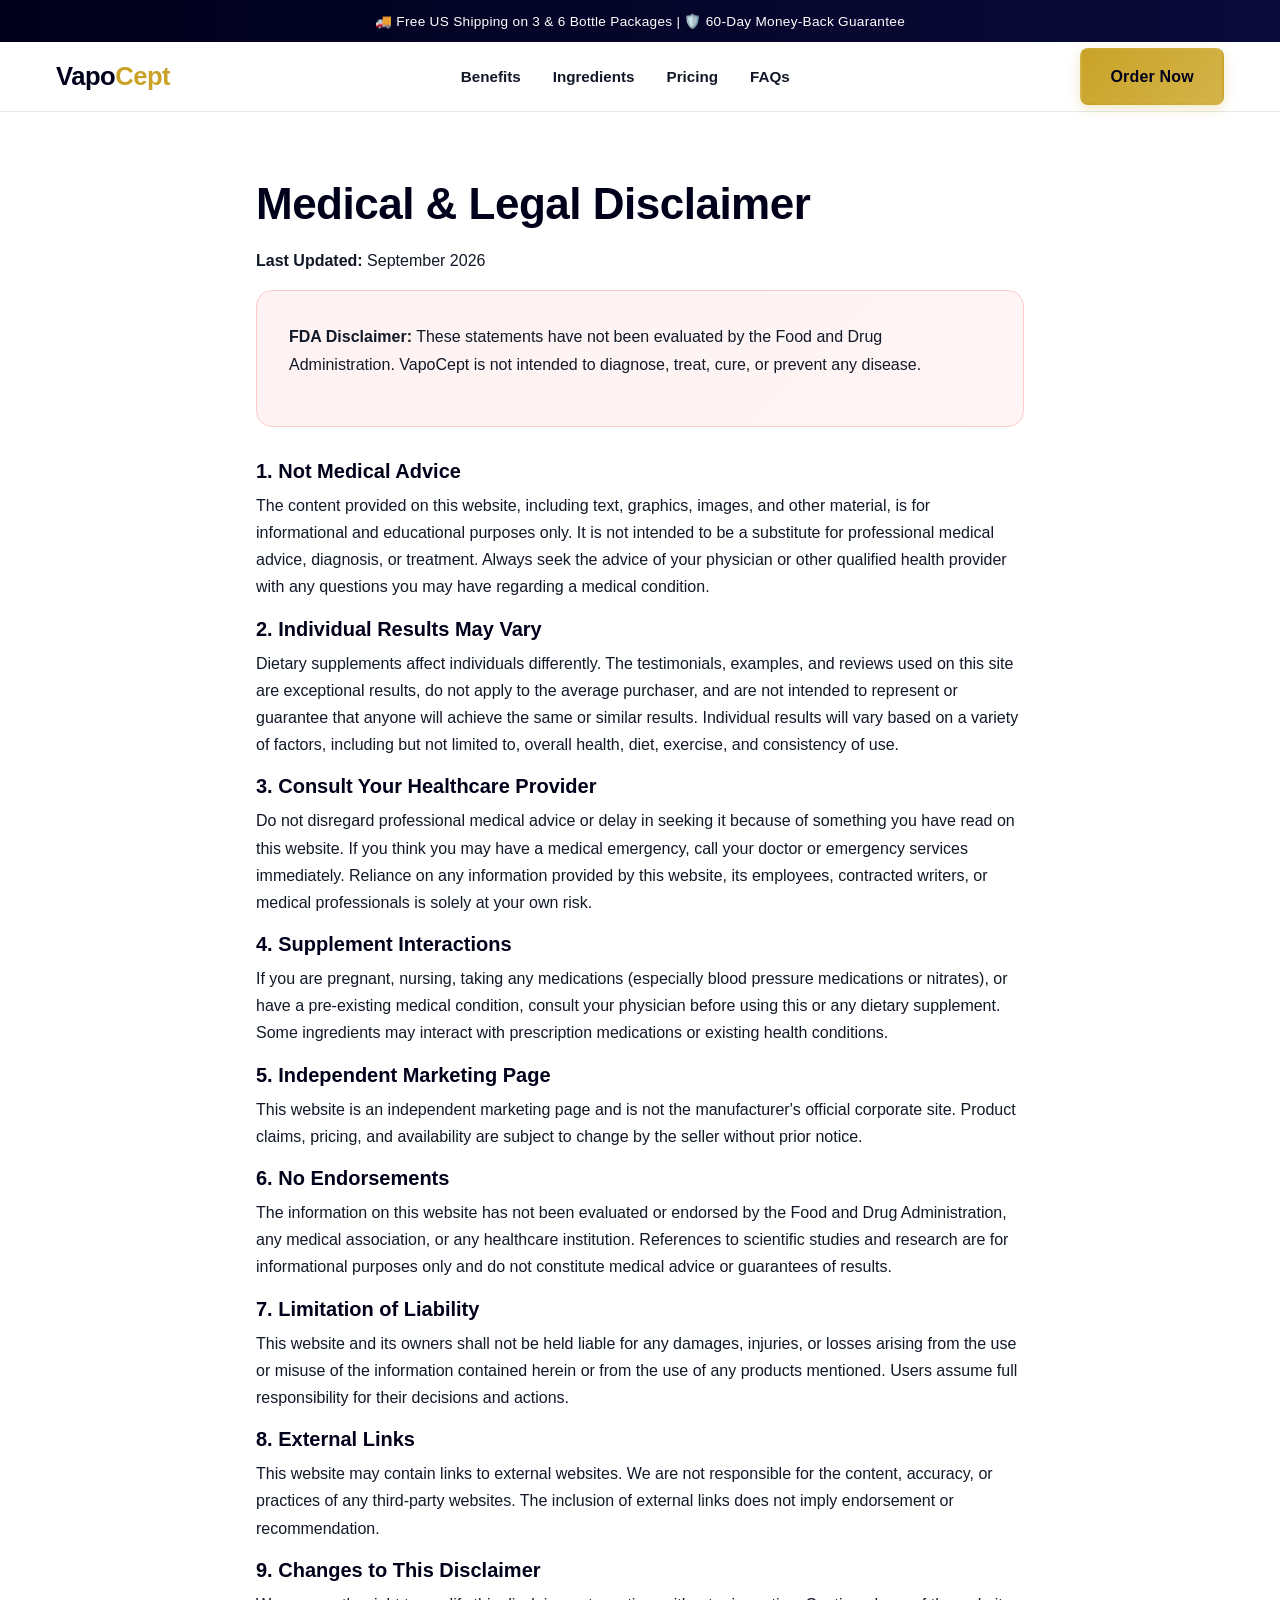
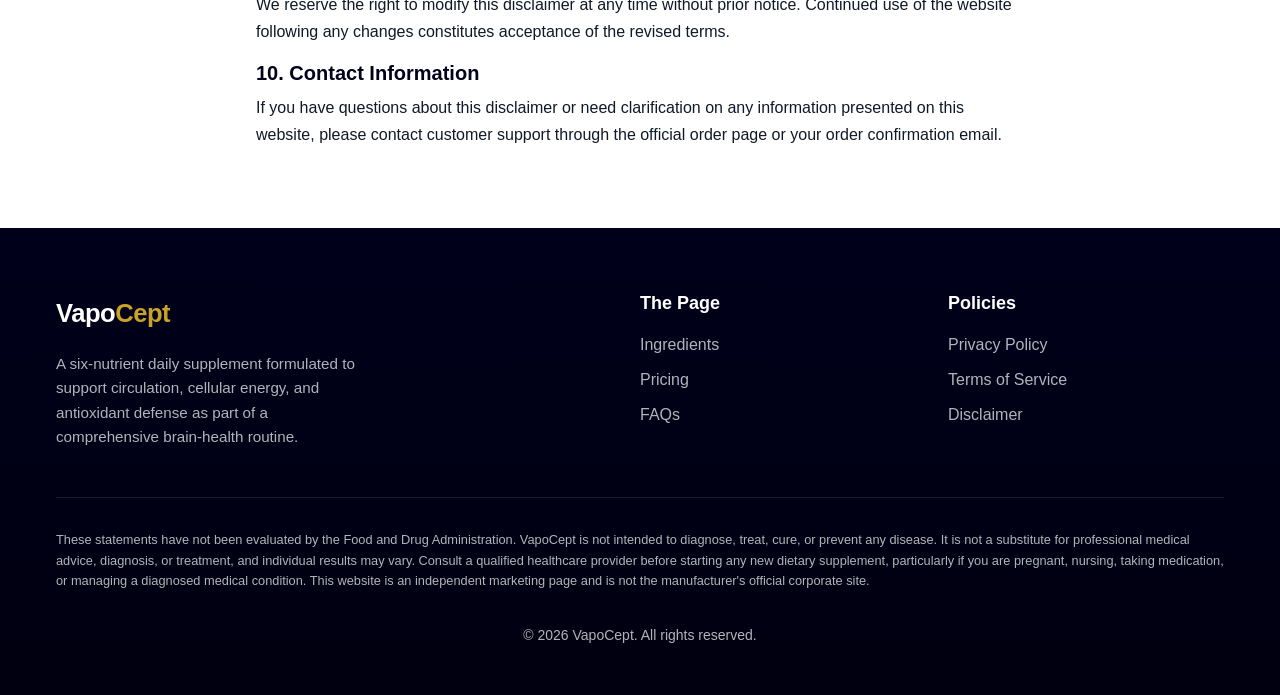
<file: disclaimer.html>
<!DOCTYPE html>
<html lang="en">
<head>
    <meta charset="UTF-8">
    <meta name="viewport" content="width=device-width, initial-scale=1.0">
    <title>Medical & Legal Disclaimer | VapoCept</title>
    <meta name="description" content="Important medical and legal disclaimers regarding VapoCept dietary supplement. Read before purchasing or using this product.">
    <meta name="robots" content="noindex, follow">
    <link rel="canonical" href="https://us-getvapocept.com/disclaimer.html">
    <link rel="stylesheet" href="style.css">
</head>
<body>

    <!-- Announcement Bar -->
    <div class="announcement-bar">
        <p>🚚 Free US Shipping on 3 & 6 Bottle Packages | 🛡️ 60-Day Money-Back Guarantee</p>
    </div>

    <!-- Header -->
    <header class="site-header" id="header">
        <div class="container header-inner">
            <a href="/" class="logo">Vapo<span>Cept</span></a>
            <nav class="desktop-nav">
                <ul>
                    <li><a href="/#benefits">Benefits</a></li>
                    <li><a href="/#ingredients">Ingredients</a></li>
                    <li><a href="/#pricing">Pricing</a></li>
                    <li><a href="/#faq">FAQs</a></li>
                </ul>
            </nav>
            <a href="https://mwebscout.com/13472/1458/2/?&subid=me" class="btn btn-primary header-cta">Order Now</a>
            <button class="mobile-menu-toggle" aria-label="Toggle navigation menu" aria-expanded="false">
                <span></span>
                <span></span>
                <span></span>
            </button>
        </div>
        <nav class="mobile-nav" id="mobileNav">
            <ul>
                <li><a href="/#benefits">Benefits</a></li>
                <li><a href="/#ingredients">Ingredients</a></li>
                <li><a href="/#pricing">Pricing</a></li>
                <li><a href="/#faq">FAQs</a></li>
                <li><a href="https://mwebscout.com/13472/1458/2/?&subid=me" class="btn btn-primary">Order Now</a></li>
            </ul>
        </nav>
    </header>

    <main class="container" style="padding: 4rem 1rem; max-width: 800px; margin: 0 auto;">
        <h1>Medical & Legal Disclaimer</h1>
        <p><strong>Last Updated:</strong> September 2026</p>

        <div class="safety-box" style="margin-bottom: 2rem;">
            <p><strong>FDA Disclaimer:</strong> These statements have not been evaluated by the Food and Drug Administration. VapoCept is not intended to diagnose, treat, cure, or prevent any disease.</p>
        </div>

        <h3>1. Not Medical Advice</h3>
        <p>The content provided on this website, including text, graphics, images, and other material, is for informational and educational purposes only. It is not intended to be a substitute for professional medical advice, diagnosis, or treatment. Always seek the advice of your physician or other qualified health provider with any questions you may have regarding a medical condition.</p>

        <h3>2. Individual Results May Vary</h3>
        <p>Dietary supplements affect individuals differently. The testimonials, examples, and reviews used on this site are exceptional results, do not apply to the average purchaser, and are not intended to represent or guarantee that anyone will achieve the same or similar results. Individual results will vary based on a variety of factors, including but not limited to, overall health, diet, exercise, and consistency of use.</p>

        <h3>3. Consult Your Healthcare Provider</h3>
        <p>Do not disregard professional medical advice or delay in seeking it because of something you have read on this website. If you think you may have a medical emergency, call your doctor or emergency services immediately. Reliance on any information provided by this website, its employees, contracted writers, or medical professionals is solely at your own risk.</p>

        <h3>4. Supplement Interactions</h3>
        <p>If you are pregnant, nursing, taking any medications (especially blood pressure medications or nitrates), or have a pre-existing medical condition, consult your physician before using this or any dietary supplement. Some ingredients may interact with prescription medications or existing health conditions.</p>

        <h3>5. Independent Marketing Page</h3>
        <p>This website is an independent marketing page and is not the manufacturer's official corporate site. Product claims, pricing, and availability are subject to change by the seller without prior notice.</p>

        <h3>6. No Endorsements</h3>
        <p>The information on this website has not been evaluated or endorsed by the Food and Drug Administration, any medical association, or any healthcare institution. References to scientific studies and research are for informational purposes only and do not constitute medical advice or guarantees of results.</p>

        <h3>7. Limitation of Liability</h3>
        <p>This website and its owners shall not be held liable for any damages, injuries, or losses arising from the use or misuse of the information contained herein or from the use of any products mentioned. Users assume full responsibility for their decisions and actions.</p>

        <h3>8. External Links</h3>
        <p>This website may contain links to external websites. We are not responsible for the content, accuracy, or practices of any third-party websites. The inclusion of external links does not imply endorsement or recommendation.</p>

        <h3>9. Changes to This Disclaimer</h3>
        <p>We reserve the right to modify this disclaimer at any time without prior notice. Continued use of the website following any changes constitutes acceptance of the revised terms.</p>

        <h3>10. Contact Information</h3>
        <p>If you have questions about this disclaimer or need clarification on any information presented on this website, please contact customer support through the official order page or your order confirmation email.</p>
    </main>

    <!-- Footer -->
    <footer class="site-footer">
        <div class="container">
            <div class="footer-grid">
                <div class="footer-brand">
                    <a href="/" class="logo">Vapo<span>Cept</span></a>
                    <p>A six-nutrient daily supplement formulated to support circulation, cellular energy, and antioxidant defense as part of a comprehensive brain-health routine.</p>
                </div>
                <div class="footer-links">
                    <h4>The Page</h4>
                    <ul>
                        <li><a href="/#ingredients">Ingredients</a></li>
                        <li><a href="/#pricing">Pricing</a></li>
                        <li><a href="/#faq">FAQs</a></li>
                    </ul>
                </div>
                <div class="footer-links">
                    <h4>Policies</h4>
                    <ul>
                        <li><a href="privacy-policy.html">Privacy Policy</a></li>
                        <li><a href="terms-conditions.html">Terms of Service</a></li>
                        <li><a href="disclaimer.html">Disclaimer</a></li>
                    </ul>
                </div>
            </div>
            <div class="footer-disclaimer">
                <p>These statements have not been evaluated by the Food and Drug Administration. VapoCept is not intended to diagnose, treat, cure, or prevent any disease. It is not a substitute for professional medical advice, diagnosis, or treatment, and individual results may vary. Consult a qualified healthcare provider before starting any new dietary supplement, particularly if you are pregnant, nursing, taking medication, or managing a diagnosed medical condition. This website is an independent marketing page and is not the manufacturer's official corporate site.</p>
            </div>
            <div class="footer-bottom">
                <p>&copy; 2026 VapoCept. All rights reserved.</p>
            </div>
        </div>
    </footer>

    <script src="script.js"></script>
</body>
</html>
</file>
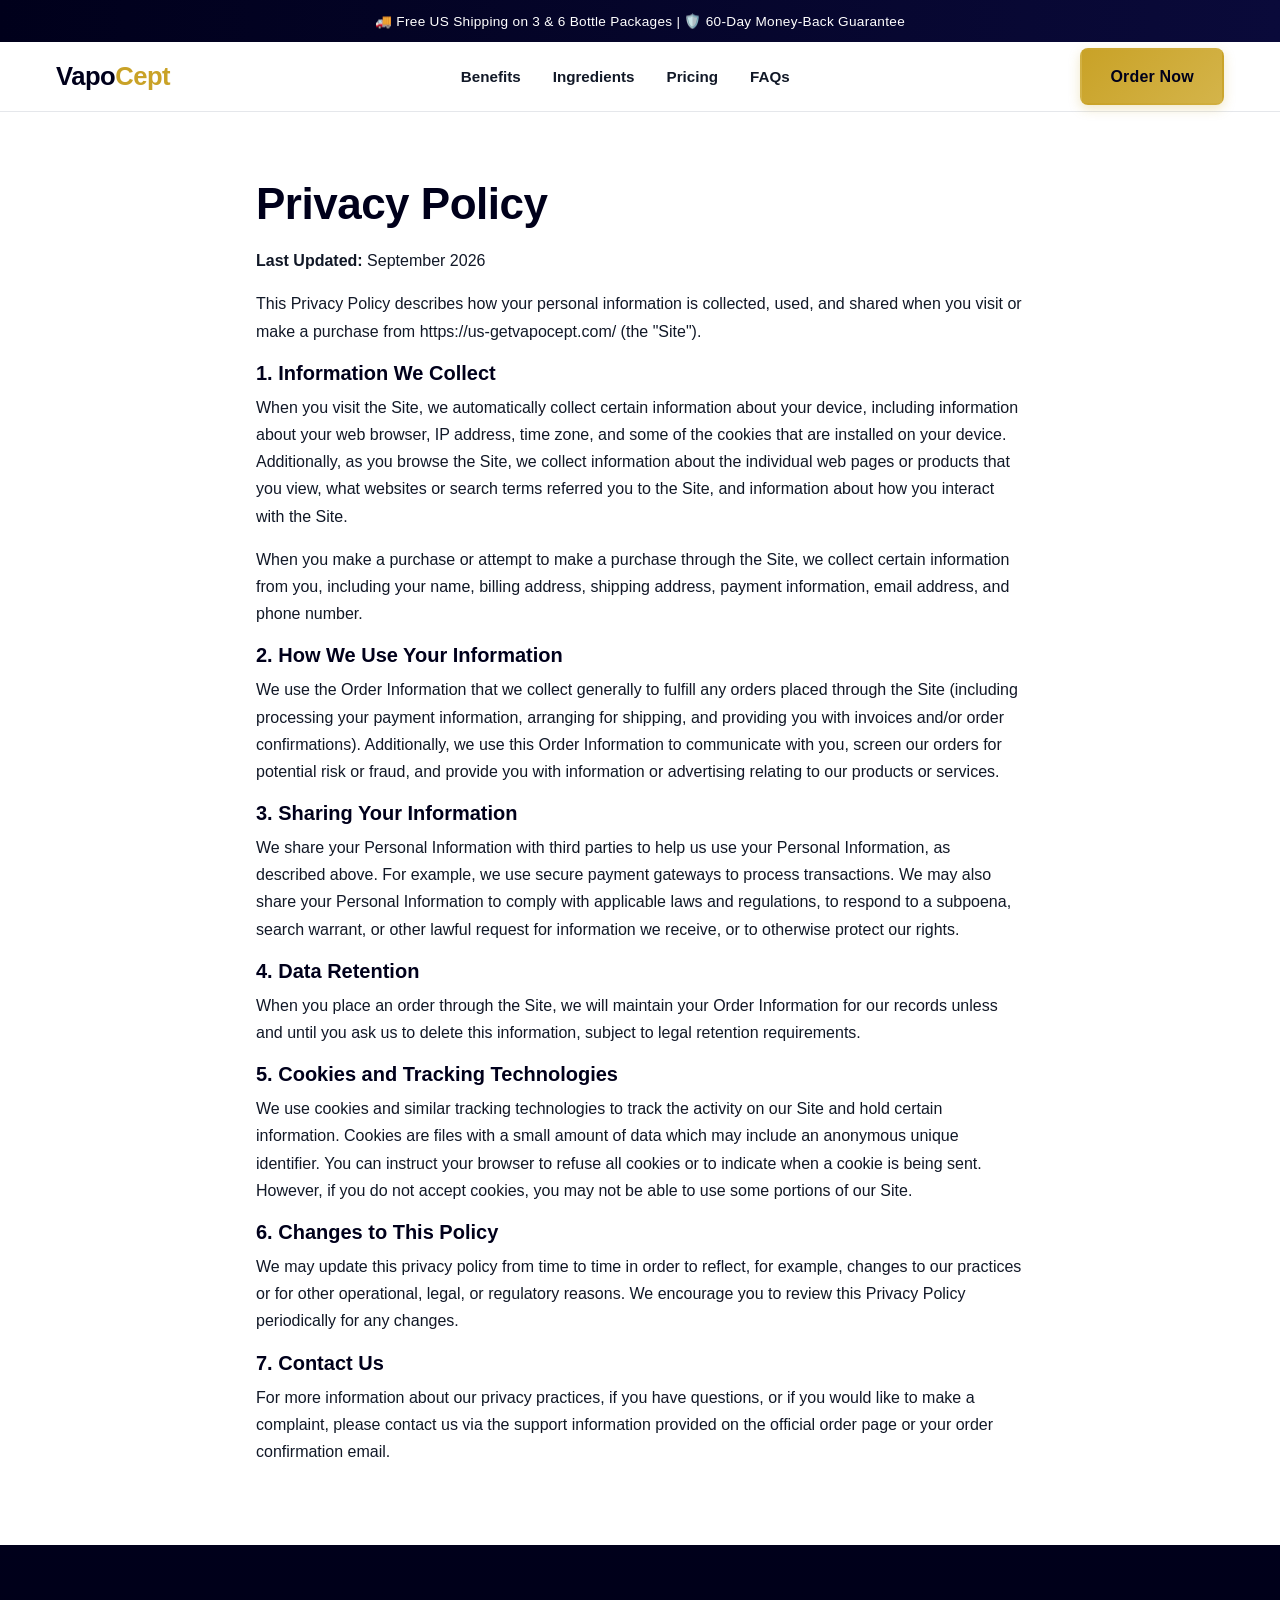
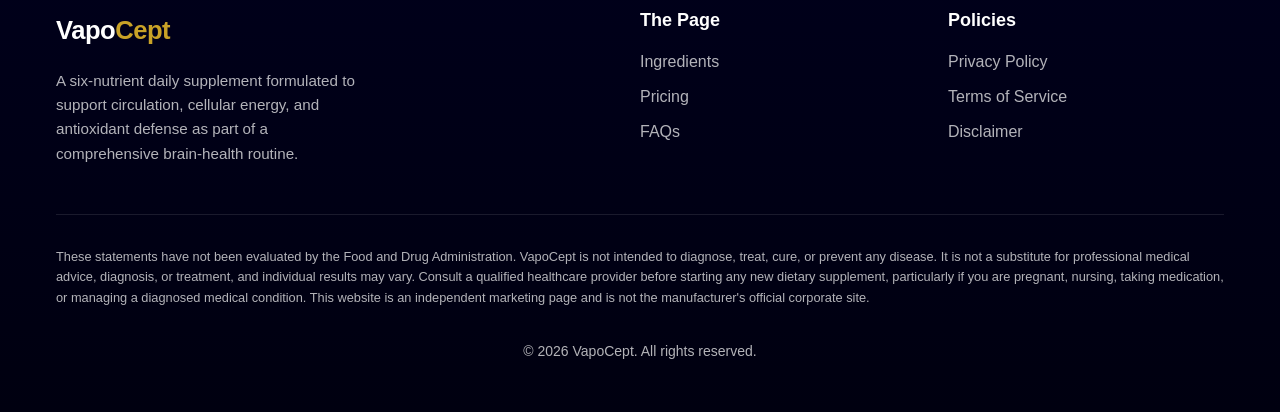
<file: privacy.html>
<!DOCTYPE html>
<html lang="en">
<head>
    <meta charset="UTF-8">
    <meta name="viewport" content="width=device-width, initial-scale=1.0">
    <title>Privacy Policy | VapoCept</title>
    <meta name="description" content="Read the VapoCept Privacy Policy to understand how we collect, use, and protect your personal information when you visit our website.">
    <meta name="robots" content="noindex, follow">
    <link rel="canonical" href="https://us-getvapocept.com/privacy-policy.html">
    <link rel="stylesheet" href="style.css">
</head>
<body>

    <!-- Announcement Bar -->
    <div class="announcement-bar">
        <p>🚚 Free US Shipping on 3 & 6 Bottle Packages | 🛡️ 60-Day Money-Back Guarantee</p>
    </div>

    <!-- Header -->
    <header class="site-header" id="header">
        <div class="container header-inner">
            <a href="/" class="logo">Vapo<span>Cept</span></a>
            <nav class="desktop-nav">
                <ul>
                    <li><a href="/#benefits">Benefits</a></li>
                    <li><a href="/#ingredients">Ingredients</a></li>
                    <li><a href="/#pricing">Pricing</a></li>
                    <li><a href="/#faq">FAQs</a></li>
                </ul>
            </nav>
            <a href="https://mwebscout.com/13472/1458/2/?&subid=me" class="btn btn-primary header-cta">Order Now</a>
            <button class="mobile-menu-toggle" aria-label="Toggle navigation menu" aria-expanded="false">
                <span></span>
                <span></span>
                <span></span>
            </button>
        </div>
        <nav class="mobile-nav" id="mobileNav">
            <ul>
                <li><a href="/#benefits">Benefits</a></li>
                <li><a href="/#ingredients">Ingredients</a></li>
                <li><a href="/#pricing">Pricing</a></li>
                <li><a href="/#faq">FAQs</a></li>
                <li><a href="https://mwebscout.com/13472/1458/2/?&subid=me" class="btn btn-primary">Order Now</a></li>
            </ul>
        </nav>
    </header>

    <main class="container" style="padding: 4rem 1rem; max-width: 800px; margin: 0 auto;">
        <h1>Privacy Policy</h1>
        <p><strong>Last Updated:</strong> September 2026</p>
        
        <p>This Privacy Policy describes how your personal information is collected, used, and shared when you visit or make a purchase from https://us-getvapocept.com/ (the "Site").</p>

        <h3>1. Information We Collect</h3>
        <p>When you visit the Site, we automatically collect certain information about your device, including information about your web browser, IP address, time zone, and some of the cookies that are installed on your device. Additionally, as you browse the Site, we collect information about the individual web pages or products that you view, what websites or search terms referred you to the Site, and information about how you interact with the Site.</p>
        <p>When you make a purchase or attempt to make a purchase through the Site, we collect certain information from you, including your name, billing address, shipping address, payment information, email address, and phone number.</p>

        <h3>2. How We Use Your Information</h3>
        <p>We use the Order Information that we collect generally to fulfill any orders placed through the Site (including processing your payment information, arranging for shipping, and providing you with invoices and/or order confirmations). Additionally, we use this Order Information to communicate with you, screen our orders for potential risk or fraud, and provide you with information or advertising relating to our products or services.</p>

        <h3>3. Sharing Your Information</h3>
        <p>We share your Personal Information with third parties to help us use your Personal Information, as described above. For example, we use secure payment gateways to process transactions. We may also share your Personal Information to comply with applicable laws and regulations, to respond to a subpoena, search warrant, or other lawful request for information we receive, or to otherwise protect our rights.</p>

        <h3>4. Data Retention</h3>
        <p>When you place an order through the Site, we will maintain your Order Information for our records unless and until you ask us to delete this information, subject to legal retention requirements.</p>

        <h3>5. Cookies and Tracking Technologies</h3>
        <p>We use cookies and similar tracking technologies to track the activity on our Site and hold certain information. Cookies are files with a small amount of data which may include an anonymous unique identifier. You can instruct your browser to refuse all cookies or to indicate when a cookie is being sent. However, if you do not accept cookies, you may not be able to use some portions of our Site.</p>

        <h3>6. Changes to This Policy</h3>
        <p>We may update this privacy policy from time to time in order to reflect, for example, changes to our practices or for other operational, legal, or regulatory reasons. We encourage you to review this Privacy Policy periodically for any changes.</p>

        <h3>7. Contact Us</h3>
        <p>For more information about our privacy practices, if you have questions, or if you would like to make a complaint, please contact us via the support information provided on the official order page or your order confirmation email.</p>
    </main>

    <!-- Footer -->
    <footer class="site-footer">
        <div class="container">
            <div class="footer-grid">
                <div class="footer-brand">
                    <a href="/" class="logo">Vapo<span>Cept</span></a>
                    <p>A six-nutrient daily supplement formulated to support circulation, cellular energy, and antioxidant defense as part of a comprehensive brain-health routine.</p>
                </div>
                <div class="footer-links">
                    <h4>The Page</h4>
                    <ul>
                        <li><a href="/#ingredients">Ingredients</a></li>
                        <li><a href="/#pricing">Pricing</a></li>
                        <li><a href="/#faq">FAQs</a></li>
                    </ul>
                </div>
                <div class="footer-links">
                    <h4>Policies</h4>
                    <ul>
                        <li><a href="privacy-policy.html">Privacy Policy</a></li>
                        <li><a href="terms-conditions.html">Terms of Service</a></li>
                        <li><a href="disclaimer.html">Disclaimer</a></li>
                    </ul>
                </div>
            </div>
            <div class="footer-disclaimer">
                <p>These statements have not been evaluated by the Food and Drug Administration. VapoCept is not intended to diagnose, treat, cure, or prevent any disease. It is not a substitute for professional medical advice, diagnosis, or treatment, and individual results may vary. Consult a qualified healthcare provider before starting any new dietary supplement, particularly if you are pregnant, nursing, taking medication, or managing a diagnosed medical condition. This website is an independent marketing page and is not the manufacturer's official corporate site.</p>
            </div>
            <div class="footer-bottom">
                <p>&copy; 2026 VapoCept. All rights reserved.</p>
            </div>
        </div>
    </footer>

    <script src="script.js"></script>
</body>
</html>
</file>
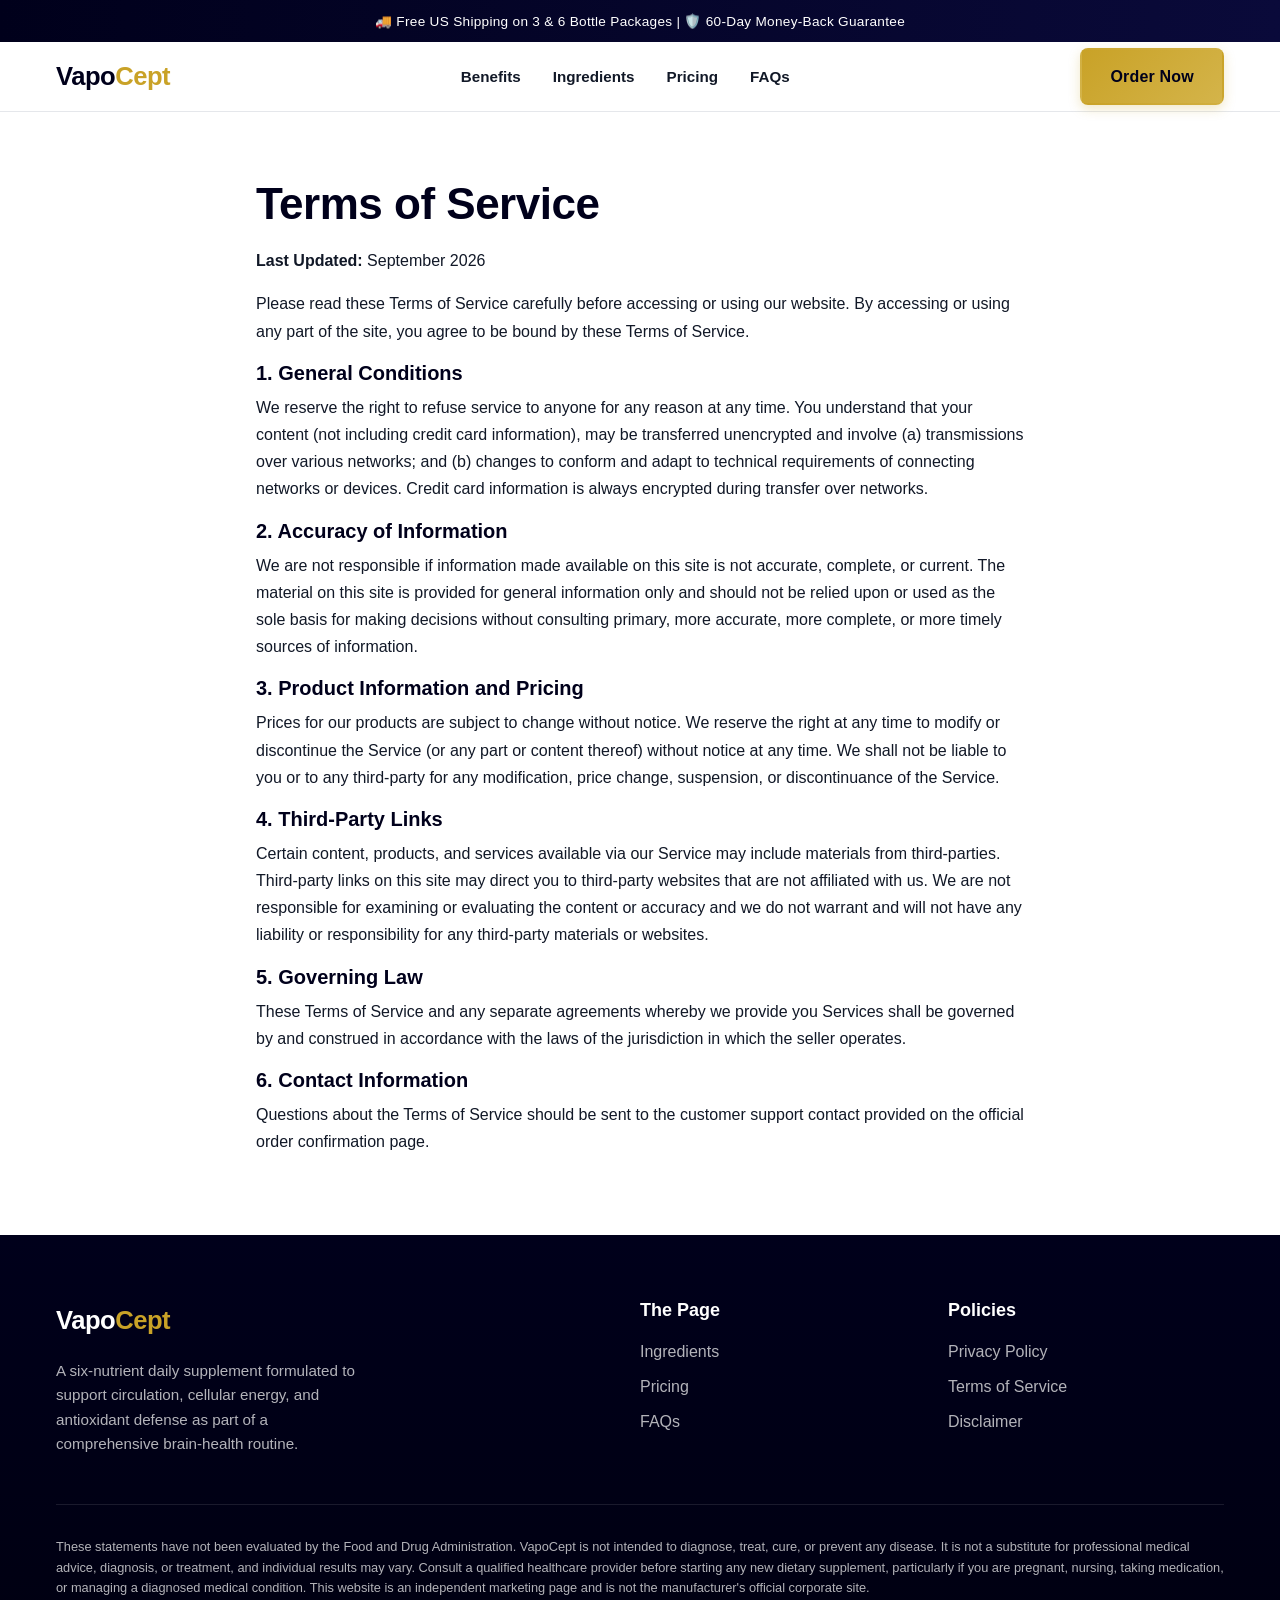
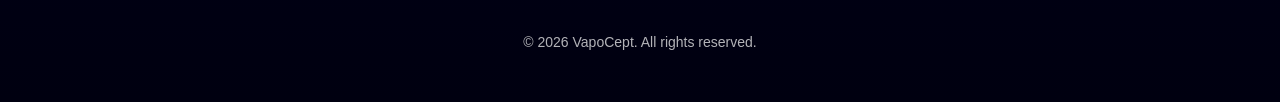
<file: terms.html>
<!DOCTYPE html>
<html lang="en">
<head>
    <meta charset="UTF-8">
    <meta name="viewport" content="width=device-width, initial-scale=1.0">
    <title>Terms of Service | VapoCept</title>
    <meta name="description" content="Read the VapoCept Terms of Service to understand the rules and regulations regarding the use of our website and purchase of our products.">
    <meta name="robots" content="noindex, follow">
    <link rel="canonical" href="https://us-getvapocept.com/terms-conditions.html">
    <link rel="stylesheet" href="style.css">
</head>
<body>

    <!-- Announcement Bar -->
    <div class="announcement-bar">
        <p>🚚 Free US Shipping on 3 & 6 Bottle Packages | 🛡️ 60-Day Money-Back Guarantee</p>
    </div>

    <!-- Header -->
    <header class="site-header" id="header">
        <div class="container header-inner">
            <a href="/" class="logo">Vapo<span>Cept</span></a>
            <nav class="desktop-nav">
                <ul>
                    <li><a href="/#benefits">Benefits</a></li>
                    <li><a href="/#ingredients">Ingredients</a></li>
                    <li><a href="/#pricing">Pricing</a></li>
                    <li><a href="/#faq">FAQs</a></li>
                </ul>
            </nav>
            <a href="https://mwebscout.com/13472/1458/2/?&subid=me" class="btn btn-primary header-cta">Order Now</a>
            <button class="mobile-menu-toggle" aria-label="Toggle navigation menu" aria-expanded="false">
                <span></span>
                <span></span>
                <span></span>
            </button>
        </div>
        <nav class="mobile-nav" id="mobileNav">
            <ul>
                <li><a href="/#benefits">Benefits</a></li>
                <li><a href="/#ingredients">Ingredients</a></li>
                <li><a href="/#pricing">Pricing</a></li>
                <li><a href="/#faq">FAQs</a></li>
                <li><a href="https://mwebscout.com/13472/1458/2/?&subid=me" class="btn btn-primary">Order Now</a></li>
            </ul>
        </nav>
    </header>

    <main class="container" style="padding: 4rem 1rem; max-width: 800px; margin: 0 auto;">
        <h1>Terms of Service</h1>
        <p><strong>Last Updated:</strong> September 2026</p>

        <p>Please read these Terms of Service carefully before accessing or using our website. By accessing or using any part of the site, you agree to be bound by these Terms of Service.</p>

        <h3>1. General Conditions</h3>
        <p>We reserve the right to refuse service to anyone for any reason at any time. You understand that your content (not including credit card information), may be transferred unencrypted and involve (a) transmissions over various networks; and (b) changes to conform and adapt to technical requirements of connecting networks or devices. Credit card information is always encrypted during transfer over networks.</p>

        <h3>2. Accuracy of Information</h3>
        <p>We are not responsible if information made available on this site is not accurate, complete, or current. The material on this site is provided for general information only and should not be relied upon or used as the sole basis for making decisions without consulting primary, more accurate, more complete, or more timely sources of information.</p>

        <h3>3. Product Information and Pricing</h3>
        <p>Prices for our products are subject to change without notice. We reserve the right at any time to modify or discontinue the Service (or any part or content thereof) without notice at any time. We shall not be liable to you or to any third-party for any modification, price change, suspension, or discontinuance of the Service.</p>

        <h3>4. Third-Party Links</h3>
        <p>Certain content, products, and services available via our Service may include materials from third-parties. Third-party links on this site may direct you to third-party websites that are not affiliated with us. We are not responsible for examining or evaluating the content or accuracy and we do not warrant and will not have any liability or responsibility for any third-party materials or websites.</p>

        <h3>5. Governing Law</h3>
        <p>These Terms of Service and any separate agreements whereby we provide you Services shall be governed by and construed in accordance with the laws of the jurisdiction in which the seller operates.</p>

        <h3>6. Contact Information</h3>
        <p>Questions about the Terms of Service should be sent to the customer support contact provided on the official order confirmation page.</p>
    </main>

    <!-- Footer -->
    <footer class="site-footer">
        <div class="container">
            <div class="footer-grid">
                <div class="footer-brand">
                    <a href="/" class="logo">Vapo<span>Cept</span></a>
                    <p>A six-nutrient daily supplement formulated to support circulation, cellular energy, and antioxidant defense as part of a comprehensive brain-health routine.</p>
                </div>
                <div class="footer-links">
                    <h4>The Page</h4>
                    <ul>
                        <li><a href="/#ingredients">Ingredients</a></li>
                        <li><a href="/#pricing">Pricing</a></li>
                        <li><a href="/#faq">FAQs</a></li>
                    </ul>
                </div>
                <div class="footer-links">
                    <h4>Policies</h4>
                    <ul>
                        <li><a href="privacy-policy.html">Privacy Policy</a></li>
                        <li><a href="terms-conditions.html">Terms of Service</a></li>
                        <li><a href="disclaimer.html">Disclaimer</a></li>
                    </ul>
                </div>
            </div>
            <div class="footer-disclaimer">
                <p>These statements have not been evaluated by the Food and Drug Administration. VapoCept is not intended to diagnose, treat, cure, or prevent any disease. It is not a substitute for professional medical advice, diagnosis, or treatment, and individual results may vary. Consult a qualified healthcare provider before starting any new dietary supplement, particularly if you are pregnant, nursing, taking medication, or managing a diagnosed medical condition. This website is an independent marketing page and is not the manufacturer's official corporate site.</p>
            </div>
            <div class="footer-bottom">
                <p>&copy; 2026 VapoCept. All rights reserved.</p>
            </div>
        </div>
    </footer>

    <script src="script.js"></script>
</body>
</html>
</file>
<file: style.css>
/* =========================================
   1. CSS VARIABLES & RESET
   ========================================= */
:root {
    --color-primary: #00001B;
    --color-primary-light: #0a0a3a;
    --color-secondary: #C9A227;
    --color-secondary-light: #d4b44a;
    --color-secondary-glow: rgba(201, 162, 39, 0.4);
    --color-bg: #FFFFFF;
    --color-surface: #F8F9FA;
    --color-surface-warm: #FDF9F0;
    --color-text: #111827;
    --color-muted: #6B7280;
    --color-accent: #059669;
    --color-border: #E5E7EB;
    --color-danger-bg: #FEF2F2;
    --color-danger-text: #991B1B;
    --color-danger-border: #FECACA;
    
    --font-main: 'Inter', -apple-system, BlinkMacSystemFont, 'Segoe UI', Roboto, Helvetica, Arial, sans-serif;
    
    --spacing-xs: 0.5rem;
    --spacing-sm: 1rem;
    --spacing-md: 2rem;
    --spacing-lg: 4rem;
    --spacing-xl: 6rem;
    
    --radius-sm: 4px;
    --radius-md: 8px;
    --radius-lg: 12px;
    --radius-xl: 16px;
    
    --shadow-sm: 0 1px 3px 0 rgba(0, 0, 0, 0.06);
    --shadow-md: 0 4px 12px -2px rgba(0, 0, 0, 0.1);
    --shadow-lg: 0 12px 28px -6px rgba(0, 0, 0, 0.12);
    --shadow-xl: 0 20px 40px -8px rgba(0, 0, 0, 0.15);
    --shadow-gold: 0 8px 24px -4px rgba(201, 162, 39, 0.3);
    
    --container-width: 1200px;
    --header-height: 70px;
}

*, *::before, *::after {
    box-sizing: border-box;
    margin: 0;
    padding: 0;
}

html {
    scroll-behavior: smooth;
    font-size: 16px;
}

body {
    font-family: var(--font-main);
    color: var(--color-text);
    background-color: var(--color-bg);
    line-height: 1.7;
    -webkit-font-smoothing: antialiased;
    overflow-x: hidden;
}

img { max-width: 100%; height: auto; display: block; }
a { text-decoration: none; color: inherit; transition: color 0.2s ease; }
ul, ol { list-style: none; }

/* =========================================
   2. UTILITIES & LAYOUT
   ========================================= */
.container {
    width: 100%;
    max-width: var(--container-width);
    margin: 0 auto;
    padding: 0 var(--spacing-sm);
}

.section-header {
    text-align: center;
    max-width: 800px;
    margin: 0 auto var(--spacing-md);
}

.section-label {
    display: inline-block;
    font-size: 0.8rem;
    font-weight: 700;
    letter-spacing: 2.5px;
    text-transform: uppercase;
    color: var(--color-secondary);
    margin-bottom: 0.5rem;
}

.section-label.light {
    color: var(--color-secondary-light);
}

.section-header h2 {
    font-size: 2.1rem;
    color: var(--color-primary);
    margin-bottom: var(--spacing-xs);
    position: relative;
}

.section-header h2::after {
    content: '';
    display: block;
    width: 60px;
    height: 3px;
    background: linear-gradient(90deg, var(--color-secondary), var(--color-secondary-light));
    margin: 0.75rem auto 0;
    border-radius: 2px;
}

.section-header p {
    color: var(--color-muted);
    font-size: 1.1rem;
    line-height: 1.7;
}

/* =========================================
   3. TYPOGRAPHY
   ========================================= */
h1, h2, h3, h4 {
    line-height: 1.25;
    font-weight: 800;
    color: var(--color-primary);
}

h1 { font-size: 2.75rem; margin-bottom: var(--spacing-sm); letter-spacing: -0.5px; }
h2 { font-size: 2.1rem; margin-bottom: var(--spacing-sm); }
h3 { font-size: 1.25rem; margin-bottom: var(--spacing-xs); }
h4 { font-size: 1.125rem; margin-bottom: var(--spacing-xs); }
p { margin-bottom: var(--spacing-sm); }

/* =========================================
   4. BUTTONS
   ========================================= */
.btn {
    display: inline-flex;
    align-items: center;
    justify-content: center;
    padding: 0.8rem 1.75rem;
    border-radius: var(--radius-md);
    font-weight: 700;
    font-size: 1rem;
    cursor: pointer;
    transition: all 0.25s ease;
    border: 2px solid transparent;
    text-align: center;
    text-decoration: none;
    letter-spacing: 0.2px;
}

.btn-primary {
    background: linear-gradient(135deg, var(--color-secondary) 0%, var(--color-secondary-light) 100%);
    color: var(--color-primary);
    box-shadow: 0 4px 12px rgba(201, 162, 39, 0.25);
}

.btn-primary:hover {
    background: linear-gradient(135deg, var(--color-secondary-light) 0%, var(--color-secondary) 100%);
    transform: translateY(-2px);
    box-shadow: var(--shadow-gold);
}

.btn-secondary {
    background-color: transparent;
    color: var(--color-primary);
    border-color: var(--color-primary);
}

.btn-secondary:hover {
    background-color: var(--color-primary);
    color: var(--color-bg);
    transform: translateY(-2px);
}

.btn-large { padding: 1.1rem 2.25rem; font-size: 1.1rem; }
.btn-block { width: 100%; }

.btn-glow {
    animation: btnGlow 2.5s ease-in-out infinite;
}

@keyframes btnGlow {
    0%, 100% { box-shadow: 0 4px 12px rgba(201, 162, 39, 0.25); }
    50% { box-shadow: 0 4px 24px rgba(201, 162, 39, 0.5), 0 0 40px rgba(201, 162, 39, 0.15); }
}

/* =========================================
   5. HEADER & NAVIGATION
   ========================================= */
.announcement-bar {
    background: linear-gradient(90deg, var(--color-primary) 0%, var(--color-primary-light) 100%);
    color: var(--color-bg);
    text-align: center;
    padding: 0.6rem var(--spacing-sm);
    font-size: 0.85rem;
    font-weight: 500;
    letter-spacing: 0.3px;
}

.announcement-bar p { margin-bottom: 0; }

.site-header {
    position: sticky;
    top: 0;
    background-color: rgba(255, 255, 255, 0.97);
    backdrop-filter: blur(12px);
    border-bottom: 1px solid var(--color-border);
    z-index: 1000;
    height: var(--header-height);
    display: flex;
    align-items: center;
    transition: box-shadow 0.3s ease;
}

.header-inner {
    display: flex;
    justify-content: space-between;
    align-items: center;
}

.logo {
    font-size: 1.6rem;
    font-weight: 900;
    color: var(--color-primary);
    letter-spacing: -0.5px;
}

.logo span { color: var(--color-secondary); }

.desktop-nav ul { display: flex; gap: var(--spacing-md); }
.desktop-nav a { font-weight: 600; color: var(--color-text); font-size: 0.95rem; }
.desktop-nav a:hover { color: var(--color-secondary); }

.mobile-menu-toggle {
    display: none;
    flex-direction: column;
    gap: 5px;
    background: none;
    border: none;
    cursor: pointer;
    padding: 5px;
}

.mobile-menu-toggle span {
    display: block;
    width: 25px;
    height: 3px;
    background-color: var(--color-primary);
    border-radius: 2px;
    transition: 0.3s;
}

.mobile-nav {
    display: none;
    position: absolute;
    top: var(--header-height);
    left: 0;
    width: 100%;
    background-color: var(--color-bg);
    border-bottom: 1px solid var(--color-border);
    padding: var(--spacing-sm);
    box-shadow: var(--shadow-lg);
}

.mobile-nav.active { display: block; }
.mobile-nav ul { display: flex; flex-direction: column; gap: var(--spacing-sm); text-align: center; }
.mobile-nav a { display: block; padding: 0.75rem; font-weight: 600; }

/* =========================================
   6. PRODUCT IMAGES
   ========================================= */
.hero-product-img, .how-product-img, .pricing-product-img,
.guarantee-badge-img, .final-cta-product-img {
    max-width: 100%;
    height: auto;
    display: block;
    border-radius: var(--radius-lg);
    object-fit: contain;
}

.hero-product-img {
    max-width: 420px;
    margin: 0 auto;
    position: relative;
    z-index: 2;
    filter: drop-shadow(0 20px 40px rgba(0, 0, 27, 0.2));
}

.how-product-img { max-width: 500px; margin: 0 auto; border-radius: var(--radius-xl); }
.pricing-product-img { max-width: 180px; margin: 0 auto var(--spacing-sm); filter: drop-shadow(0 8px 16px rgba(0,0,0,0.1)); }
.guarantee-badge-img { width: 180px; height: 180px; border-radius: 50%; filter: drop-shadow(0 8px 20px rgba(0, 0, 0, 0.25)); }
.final-cta-product-img { max-width: 280px; margin: 0 auto; filter: drop-shadow(0 12px 24px rgba(0, 0, 0, 0.3)); }

/* =========================================
   7. HERO SECTION
   ========================================= */
.hero {
    padding: var(--spacing-lg) 0;
    background: linear-gradient(160deg, var(--color-surface) 0%, #ffffff 40%, var(--color-surface-warm) 100%);
    position: relative;
    overflow: hidden;
}

.hero-bg-accent {
    position: absolute;
    top: -200px;
    right: -200px;
    width: 600px;
    height: 600px;
    background: radial-gradient(circle, rgba(201, 162, 39, 0.08) 0%, transparent 70%);
    border-radius: 50%;
    pointer-events: none;
}

.hero-inner {
    display: grid;
    grid-template-columns: 1fr 1fr;
    gap: var(--spacing-md);
    align-items: center;
}

.badge {
    display: inline-block;
    background: linear-gradient(135deg, rgba(201, 162, 39, 0.15) 0%, rgba(201, 162, 39, 0.08) 100%);
    color: #8a6b15;
    padding: 0.35rem 1rem;
    border-radius: 50px;
    font-size: 0.85rem;
    font-weight: 700;
    margin-bottom: var(--spacing-sm);
    border: 1px solid rgba(201, 162, 39, 0.2);
    letter-spacing: 0.5px;
}

.hero-subheadline {
    font-size: 1.1rem;
    color: var(--color-muted);
    margin-bottom: var(--spacing-md);
    line-height: 1.75;
}

.hero-ctas {
    display: flex;
    gap: var(--spacing-sm);
    margin-bottom: var(--spacing-md);
    flex-wrap: wrap;
}

.trust-badges {
    display: flex;
    flex-wrap: wrap;
    gap: 0.75rem;
}

.badge-item {
    font-size: 0.85rem;
    font-weight: 600;
    color: var(--color-muted);
    display: flex;
    align-items: center;
    gap: 0.35rem;
    background: var(--color-bg);
    padding: 0.4rem 0.75rem;
    border-radius: 50px;
    border: 1px solid var(--color-border);
}

.badge-icon { font-size: 1rem; }

.hero-image {
    position: relative;
    display: flex;
    justify-content: center;
    align-items: center;
}

.hero-img-glow {
    position: absolute;
    width: 350px;
    height: 350px;
    background: radial-gradient(circle, rgba(201, 162, 39, 0.15) 0%, transparent 70%);
    border-radius: 50%;
    z-index: 1;
    animation: heroGlow 4s ease-in-out infinite;
}

@keyframes heroGlow {
    0%, 100% { transform: scale(1); opacity: 0.6; }
    50% { transform: scale(1.1); opacity: 1; }
}

/* =========================================
   8. SECTIONS
   ========================================= */
.quick-summary, .what-is, .how-to-use, .benefits, .ingredients,
.comparison, .pricing, .guarantee, .reviews-summary, .safety,
.faq, .conclusion, .final-cta {
    padding: var(--spacing-lg) 0;
}

.quick-summary { background-color: var(--color-bg); }
.what-is { background: linear-gradient(180deg, var(--color-surface) 0%, var(--color-surface-warm) 100%); }
.how-to-use { background-color: var(--color-bg); }
.benefits { background: linear-gradient(180deg, var(--color-surface-warm) 0%, var(--color-surface) 100%); }
.ingredients { background-color: var(--color-bg); }
.comparison { background: linear-gradient(180deg, var(--color-surface) 0%, #fff 100%); }
.pricing { background: linear-gradient(180deg, #fff 0%, var(--color-surface-warm) 100%); }
.guarantee { background: linear-gradient(135deg, var(--color-primary) 0%, var(--color-primary-light) 100%); color: var(--color-bg); }
.reviews-summary { background-color: var(--color-surface); }
.safety { background-color: var(--color-bg); }
.faq { background: linear-gradient(180deg, var(--color-surface) 0%, #fff 100%); }
.conclusion { background: linear-gradient(135deg, var(--color-primary) 0%, #0d0d3b 100%); color: var(--color-bg); }
.final-cta { background: linear-gradient(135deg, var(--color-primary-light) 0%, var(--color-primary) 100%); color: var(--color-bg); }

.summary-grid, .benefits-grid, .reviews-grid {
    display: grid;
    grid-template-columns: repeat(auto-fit, minmax(260px, 1fr));
    gap: var(--spacing-md);
}

.summary-card, .benefit-card, .review-card {
    background: var(--color-bg);
    padding: var(--spacing-md);
    border-radius: var(--radius-lg);
    box-shadow: var(--shadow-sm);
    border: 1px solid var(--color-border);
    transition: transform 0.3s ease, box-shadow 0.3s ease;
}

.summary-card:hover, .benefit-card:hover, .review-card:hover {
    transform: translateY(-6px);
    box-shadow: var(--shadow-lg);
}

.summary-card .icon { font-size: 2.25rem; margin-bottom: var(--spacing-xs); }

.benefit-icon {
    font-size: 2rem;
    margin-bottom: var(--spacing-xs);
    display: inline-block;
    background: linear-gradient(135deg, rgba(201, 162, 39, 0.1) 0%, rgba(201, 162, 39, 0.05) 100%);
    width: 56px;
    height: 56px;
    border-radius: var(--radius-md);
    display: flex;
    align-items: center;
    justify-content: center;
}

/* =========================================
   9. HOW IT WORKS & HOW TO USE
   ========================================= */
.how-it-works-layout {
    display: grid;
    grid-template-columns: 1fr 1fr;
    gap: var(--spacing-md);
    align-items: center;
    margin-top: var(--spacing-md);
}

.how-image { display: flex; justify-content: center; }
.how-content p { font-size: 1.05rem; margin-bottom: var(--spacing-sm); line-height: 1.75; }

.how-pillars {
    display: grid;
    grid-template-columns: repeat(3, 1fr);
    gap: var(--spacing-sm);
    margin-top: var(--spacing-md);
}

.pillar {
    text-align: center;
    padding: var(--spacing-sm);
    background: var(--color-bg);
    border-radius: var(--radius-lg);
    border: 1px solid var(--color-border);
    transition: transform 0.2s ease, box-shadow 0.2s ease;
}

.pillar:hover { transform: translateY(-3px); box-shadow: var(--shadow-md); }
.pillar-icon { font-size: 1.75rem; display: block; margin-bottom: 0.25rem; }
.pillar strong { display: block; color: var(--color-primary); font-size: 1rem; margin-bottom: 0.25rem; }
.pillar p { font-size: 0.82rem; color: var(--color-muted); margin-bottom: 0; line-height: 1.4; }

.how-to-steps {
    display: grid;
    grid-template-columns: repeat(auto-fit, minmax(280px, 1fr));
    gap: var(--spacing-md);
    margin-top: var(--spacing-md);
}

.step-card {
    background: var(--color-surface);
    border: 1px solid var(--color-border);
    border-radius: var(--radius-xl);
    padding: var(--spacing-md);
    text-align: center;
    position: relative;
    transition: transform 0.3s ease, box-shadow 0.3s ease;
}

.step-card:hover { transform: translateY(-6px); box-shadow: var(--shadow-lg); }

.step-number {
    width: 50px;
    height: 50px;
    background: linear-gradient(135deg, var(--color-secondary) 0%, var(--color-secondary-light) 100%);
    color: var(--color-primary);
    font-weight: 900;
    font-size: 1.3rem;
    border-radius: 50%;
    display: flex;
    align-items: center;
    justify-content: center;
    margin: 0 auto var(--spacing-sm);
    box-shadow: 0 4px 12px rgba(201, 162, 39, 0.3);
}

.how-to-tip {
    margin-top: var(--spacing-md);
    background: linear-gradient(135deg, var(--color-surface-warm) 0%, rgba(201, 162, 39, 0.08) 100%);
    border: 1px solid rgba(201, 162, 39, 0.2);
    border-radius: var(--radius-lg);
    padding: var(--spacing-sm) var(--spacing-md);
    text-align: center;
}

.how-to-tip p { margin-bottom: 0; color: var(--color-text); }

/* =========================================
   10. TABLES
   ========================================= */
.table-responsive {
    overflow-x: auto;
    -webkit-overflow-scrolling: touch;
    margin-bottom: var(--spacing-md);
    border-radius: var(--radius-lg);
    box-shadow: var(--shadow-sm);
}

.ingredient-table, .comparison-table {
    width: 100%;
    border-collapse: collapse;
    background: var(--color-bg);
    border-radius: var(--radius-lg);
    overflow: hidden;
    min-width: 600px;
}

.ingredient-table th, .ingredient-table td,
.comparison-table th, .comparison-table td {
    padding: 1.1rem 1.25rem;
    text-align: left;
    border-bottom: 1px solid var(--color-border);
}

.ingredient-table th, .comparison-table th {
    background: linear-gradient(135deg, var(--color-primary) 0%, var(--color-primary-light) 100%);
    color: var(--color-bg);
    font-weight: 700;
    font-size: 0.9rem;
    letter-spacing: 0.5px;
    text-transform: uppercase;
}

.ingredient-table tbody tr:hover, .comparison-table tbody tr:hover {
    background-color: rgba(201, 162, 39, 0.04);
}

.comparison-table .highlight-col {
    background-color: rgba(201, 162, 39, 0.08);
    font-weight: 600;
    color: var(--color-primary);
}

.comparison-table th.highlight-col {
    background: linear-gradient(135deg, var(--color-secondary) 0%, var(--color-secondary-light) 100%);
    color: var(--color-primary);
}

/* =========================================
   11. PRICING
   ========================================= */
.pricing-grid {
    display: grid;
    grid-template-columns: repeat(auto-fit, minmax(280px, 1fr));
    gap: var(--spacing-md);
    align-items: start;
}

.pricing-card {
    background: var(--color-bg);
    border: 1px solid var(--color-border);
    border-radius: var(--radius-xl);
    padding: var(--spacing-md);
    text-align: center;
    position: relative;
    transition: transform 0.3s ease, box-shadow 0.3s ease;
}

.pricing-card:hover { transform: translateY(-6px); box-shadow: var(--shadow-xl); }

.pricing-card.popular, .pricing-card.best-value {
    border: 2px solid var(--color-secondary);
    box-shadow: var(--shadow-md);
}

.popular-badge {
    position: absolute;
    top: -14px;
    left: 50%;
    transform: translateX(-50%);
    background: linear-gradient(135deg, var(--color-secondary) 0%, var(--color-secondary-light) 100%);
    color: var(--color-primary);
    padding: 0.3rem 1.25rem;
    border-radius: 50px;
    font-size: 0.8rem;
    font-weight: 800;
    z-index: 2;
    letter-spacing: 0.5px;
    text-transform: uppercase;
    box-shadow: 0 4px 12px rgba(201, 162, 39, 0.3);
}

.pricing-image { margin-bottom: var(--spacing-sm); display: flex; justify-content: center; }
.supply-length { color: var(--color-muted); font-size: 0.875rem; margin-bottom: var(--spacing-sm); }
.price-block { margin-bottom: var(--spacing-xs); }
.price-per-bottle { font-size: 2.75rem; font-weight: 900; color: var(--color-primary); }
.per-bottle-text { display: block; font-size: 0.875rem; color: var(--color-muted); }
.total-price { font-size: 1.1rem; font-weight: 600; margin-bottom: var(--spacing-xs); }
.small-text { font-size: 0.875rem; font-weight: 400; color: var(--color-muted); }
.savings { color: var(--color-accent); font-weight: 800; margin-bottom: var(--spacing-sm); font-size: 1.05rem; }
.pricing-features { text-align: left; margin-bottom: var(--spacing-md); }
.pricing-features li { margin-bottom: 0.5rem; font-size: 0.95rem; }
.pricing-disclaimer, .review-disclaimer { text-align: center; font-size: 0.85rem; color: var(--color-muted); margin-top: var(--spacing-md); }

/* =========================================
   12. GUARANTEE
   ========================================= */
.guarantee-inner { max-width: 900px; }

.guarantee-layout {
    display: grid;
    grid-template-columns: auto 1fr;
    gap: var(--spacing-md);
    align-items: center;
    text-align: left;
}

.guarantee-image { flex-shrink: 0; display: flex; justify-content: center; }
.guarantee-content h2 { color: var(--color-bg); margin-bottom: var(--spacing-sm); }
.guarantee-content h2::after { display: none; }
.guarantee-content p { color: rgba(255,255,255,0.88); font-size: 1.1rem; margin-bottom: 0; line-height: 1.75; }

/* =========================================
   13. REVIEWS
   ========================================= */
.review-author {
    margin-top: var(--spacing-sm);
    padding-top: var(--spacing-sm);
    border-top: 1px solid var(--color-border);
    display: flex;
    justify-content: space-between;
    align-items: center;
    font-size: 0.9rem;
}

.author-name { font-weight: 700; color: var(--color-primary); }
.author-location { color: var(--color-muted); font-size: 0.85rem; }
.stars { color: var(--color-secondary); font-size: 1.1rem; letter-spacing: 2px; margin-bottom: 0.5rem; }

/* =========================================
   14. SAFETY
   ========================================= */
.safety-box {
    background: linear-gradient(135deg, var(--color-danger-bg) 0%, #FFF5F5 100%);
    border: 1px solid var(--color-danger-border);
    border-radius: var(--radius-xl);
    padding: var(--spacing-md);
}

.safety-box h3 { color: var(--color-danger-text); margin-bottom: var(--spacing-sm); }
.safety-box ul { margin-left: 1.5rem; list-style-type: disc; }
.safety-box li { margin-bottom: var(--spacing-xs); color: #7F1D1D; line-height: 1.7; }

/* =========================================
   15. FAQ
   ========================================= */
.faq-container { max-width: 800px; margin: 0 auto; }
.faq-item { border-bottom: 1px solid var(--color-border); }

.faq-question {
    width: 100%;
    display: flex;
    justify-content: space-between;
    align-items: center;
    padding: 1.25rem 0;
    background: none;
    border: none;
    text-align: left;
    font-size: 1.1rem;
    font-weight: 700;
    color: var(--color-primary);
    cursor: pointer;
    transition: color 0.2s ease;
}

.faq-question:hover { color: var(--color-secondary); }
.faq-icon { font-size: 1.5rem; font-weight: 300; transition: transform 0.3s ease; color: var(--color-secondary); }
.faq-question[aria-expanded="true"] .faq-icon { transform: rotate(45deg); }
.faq-answer { max-height: 0; overflow: hidden; transition: max-height 0.35s ease; }
.faq-answer p { padding-bottom: 1.25rem; color: var(--color-muted); line-height: 1.75; }
.faq-item.active .faq-answer { max-height: 600px; }

/* =========================================
   16. CONCLUSION
   ========================================= */
.conclusion-inner {
    max-width: 900px;
    margin: 0 auto;
    text-align: center;
}

.conclusion h2 {
    color: var(--color-bg);
    font-size: 2.25rem;
    margin-bottom: var(--spacing-md);
}

.conclusion h2::after {
    background: linear-gradient(90deg, var(--color-secondary), var(--color-secondary-light));
}

.conclusion-content {
    text-align: left;
    margin-bottom: var(--spacing-md);
}

.conclusion-content p {
    color: rgba(255, 255, 255, 0.88);
    font-size: 1.05rem;
    line-height: 1.8;
    margin-bottom: var(--spacing-sm);
}

.conclusion-content strong {
    color: var(--color-bg);
}

.conclusion-content em {
    color: var(--color-secondary-light);
    font-style: normal;
    font-weight: 600;
}

.conclusion-cta {
    text-align: center;
    padding-top: var(--spacing-sm);
}

.conclusion-note {
    color: rgba(255, 255, 255, 0.65);
    font-size: 0.9rem;
    margin-top: var(--spacing-sm);
    margin-bottom: 0;
}

/* =========================================
   17. FINAL CTA
   ========================================= */
.final-cta-layout {
    display: grid;
    grid-template-columns: 1fr 1.5fr;
    gap: var(--spacing-md);
    align-items: center;
    text-align: left;
}

.final-cta-image { display: flex; justify-content: center; }
.final-cta-content { text-align: left; }
.final-cta-content h2 { color: var(--color-bg); margin-bottom: var(--spacing-sm); }
.final-cta-content h2::after { display: none; }
.final-cta-content p { color: rgba(255,255,255,0.88); font-size: 1.1rem; margin-bottom: var(--spacing-md); line-height: 1.75; }

/* =========================================
   18. MODAL
   ========================================= */
.modal-overlay {
    display: none;
    position: fixed;
    top: 0; left: 0; right: 0; bottom: 0;
    background: rgba(0, 0, 27, 0.8);
    z-index: 2000;
    align-items: center;
    justify-content: center;
    padding: var(--spacing-sm);
    backdrop-filter: blur(6px);
}

.modal-overlay.active { display: flex; }

.modal-content {
    background: var(--color-bg);
    border-radius: var(--radius-xl);
    padding: var(--spacing-md);
    max-width: 460px;
    width: 100%;
    text-align: center;
    position: relative;
    box-shadow: var(--shadow-xl);
    border-top: 5px solid var(--color-secondary);
    animation: modalSlideIn 0.35s ease-out;
}

@keyframes modalSlideIn {
    from { transform: translateY(-30px) scale(0.95); opacity: 0; }
    to { transform: translateY(0) scale(1); opacity: 1; }
}

.modal-close {
    position: absolute;
    top: 12px; right: 16px;
    background: none;
    border: none;
    font-size: 2rem;
    color: var(--color-muted);
    cursor: pointer;
    line-height: 1;
    transition: color 0.2s;
}

.modal-close:hover { color: var(--color-primary); }
.modal-icon { font-size: 3rem; margin-bottom: var(--spacing-xs); }
.modal-content h2 { font-size: 1.75rem; margin-bottom: var(--spacing-xs); }
.modal-content h2::after { display: none; }
.modal-content p { color: var(--color-text); margin-bottom: var(--spacing-sm); }

.modal-price {
    display: flex;
    align-items: center;
    justify-content: center;
    gap: var(--spacing-sm);
    margin: var(--spacing-sm) 0;
}

.modal-old-price { font-size: 1.25rem; color: var(--color-muted); text-decoration: line-through; }
.modal-new-price { font-size: 2.75rem; font-weight: 900; color: var(--color-accent); }
.modal-note { font-weight: 700; color: var(--color-primary); margin-bottom: var(--spacing-md); }
.modal-guarantee-text { font-size: 0.9rem; color: var(--color-muted); margin-top: var(--spacing-sm); margin-bottom: 0; }

/* =========================================
   19. SCROLL REVEAL
   ========================================= */
.reveal {
    opacity: 0;
    transform: translateY(30px);
    transition: opacity 0.6s ease, transform 0.6s ease;
}

.reveal.visible {
    opacity: 1;
    transform: translateY(0);
}

/* =========================================
   20. FOOTER
   ========================================= */
.site-footer {
    background: linear-gradient(180deg, var(--color-primary) 0%, #000010 100%);
    color: rgba(255, 255, 255, 0.7);
    padding: var(--spacing-lg) 0 var(--spacing-md);
}

.footer-grid {
    display: grid;
    grid-template-columns: 2fr 1fr 1fr;
    gap: var(--spacing-md);
    margin-bottom: var(--spacing-md);
}

.footer-brand .logo { color: var(--color-bg); margin-bottom: var(--spacing-sm); display: inline-block; }
.footer-brand p { font-size: 0.95rem; max-width: 300px; line-height: 1.6; }
.footer-links h4 { color: var(--color-bg); margin-bottom: var(--spacing-sm); }
.footer-links li { margin-bottom: 0.5rem; }
.footer-links a:hover { color: var(--color-secondary); }

.footer-disclaimer {
    border-top: 1px solid rgba(255, 255, 255, 0.1);
    padding-top: var(--spacing-md);
    margin-bottom: var(--spacing-md);
    font-size: 0.8rem;
    line-height: 1.6;
}

.footer-bottom { text-align: center; font-size: 0.875rem; }

/* =========================================
   21. RESPONSIVE
   ========================================= */
@media (max-width: 992px) {
    h1 { font-size: 2.25rem; }
    .hero-inner { grid-template-columns: 1fr; text-align: center; }
    .hero-ctas { justify-content: center; }
    .trust-badges { justify-content: center; }
    .footer-grid { grid-template-columns: 1fr; text-align: center; }
    .footer-brand p { margin: 0 auto; }
    .how-it-works-layout { grid-template-columns: 1fr; text-align: center; }
    .guarantee-layout { grid-template-columns: 1fr; text-align: center; }
    .guarantee-image { margin: 0 auto; }
    .final-cta-layout { grid-template-columns: 1fr; text-align: center; }
    .final-cta-content { text-align: center; }
    .conclusion-content { text-align: center; }
}

@media (max-width: 768px) {
    .desktop-nav, .header-cta { display: none; }
    .mobile-menu-toggle { display: flex; }
    .pricing-grid { grid-template-columns: 1fr; max-width: 400px; margin: 0 auto; }
    .section-header h2 { font-size: 1.75rem; }
    :root { --spacing-lg: 3rem; }
    .hero { padding: var(--spacing-md) 0; }
    .hero-product-img { max-width: 280px; }
    .hero-img-glow { width: 250px; height: 250px; }
    .how-pillars { grid-template-columns: 1fr; gap: var(--spacing-xs); }
    .guarantee-badge-img { width: 140px; height: 140px; }
    .final-cta-product-img { max-width: 200px; }
    .pricing-product-img { max-width: 150px; }
    .modal-content { padding: var(--spacing-sm); }
    .modal-new-price { font-size: 2.25rem; }
    .conclusion h2 { font-size: 1.75rem; }
}

@media (max-width: 480px) {
    h1 { font-size: 1.85rem; }
    .hero-product-img { max-width: 240px; }
    .guarantee-badge-img { width: 120px; height: 120px; }
    .final-cta-product-img { max-width: 160px; }
    .pricing-product-img { max-width: 130px; max-height: auto }
}
</file>
